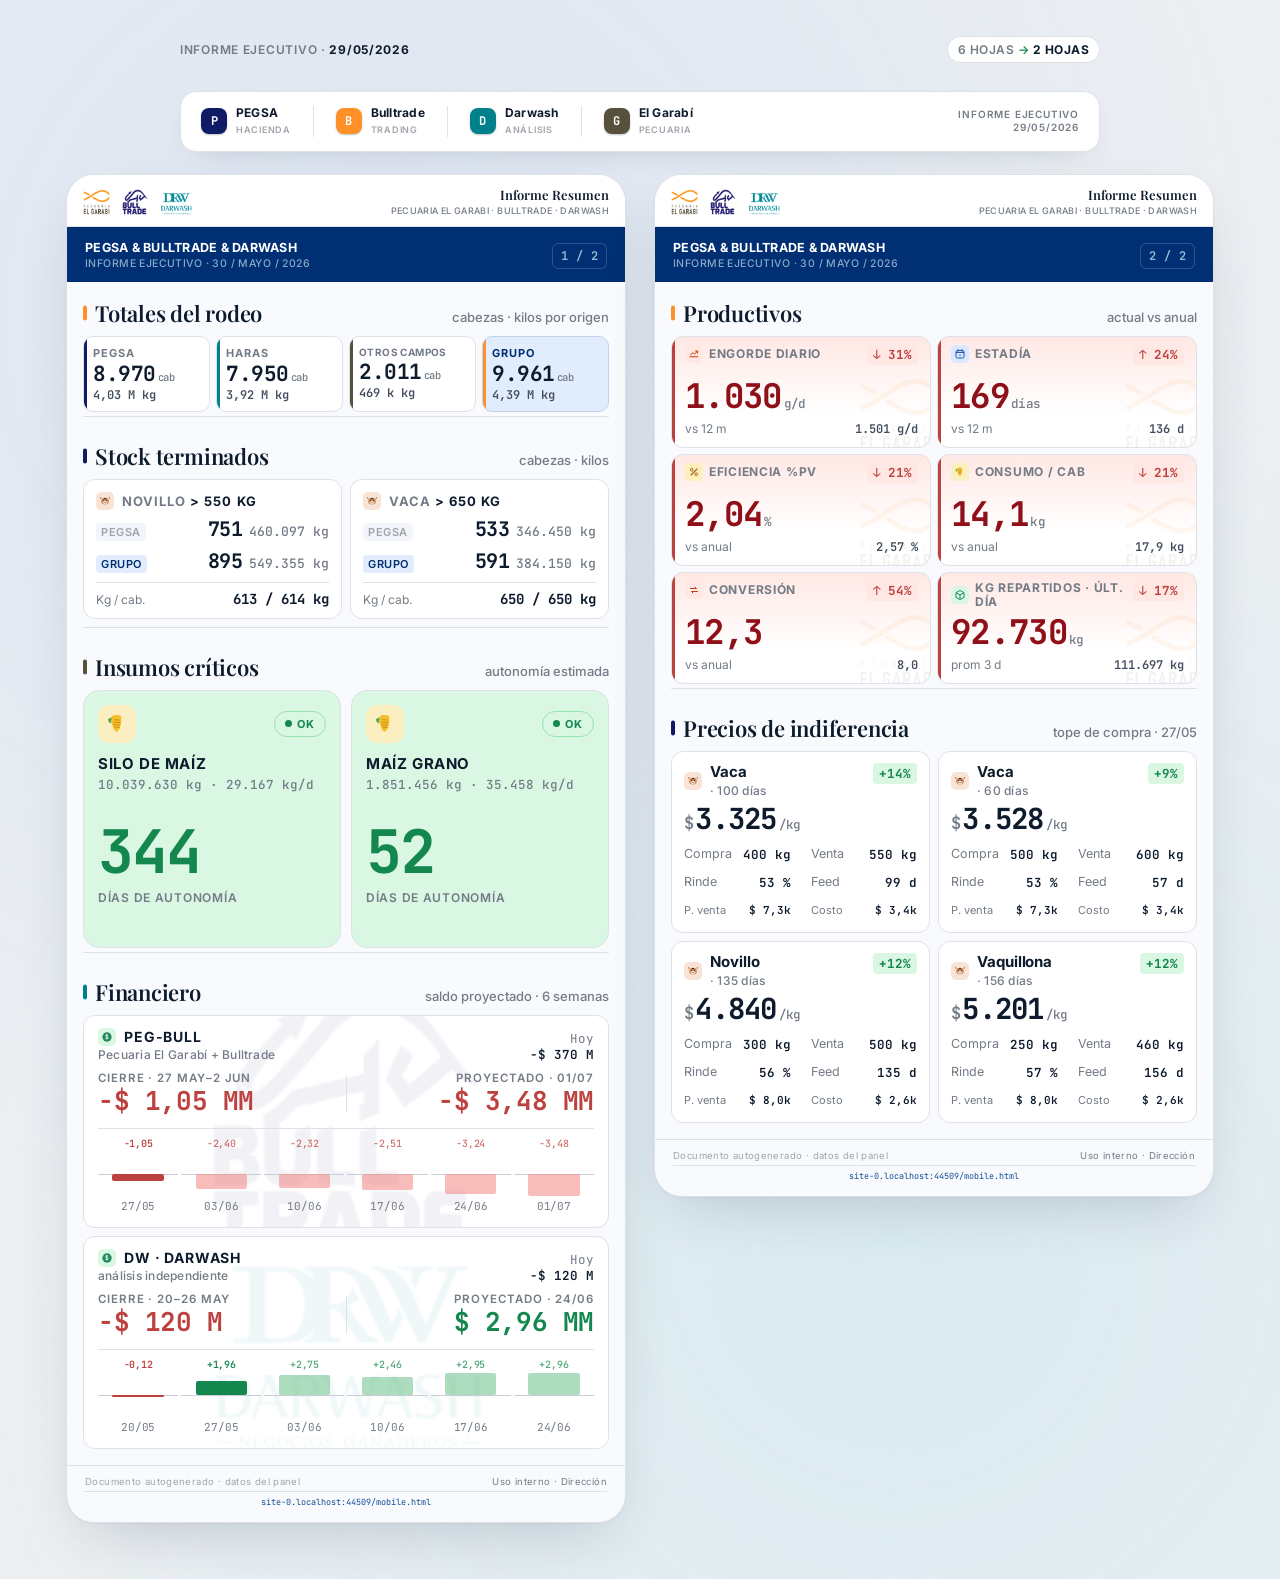
<file: informe-print.html>
<!doctype html>
<html lang="es">
<head>
<meta charset="utf-8" />
<meta name="viewport" content="width=device-width, initial-scale=1" />
<title>PEGSA & BULLTRADE · Informe Ejecutivo · 29/5/2026</title>
<link rel="preconnect" href="https://fonts.googleapis.com">
<link rel="preconnect" href="https://fonts.gstatic.com" crossorigin>
<link href="https://fonts.googleapis.com/css2?family=Playfair+Display:wght@500;600&family=Inter:wght@400;500;600;700&family=JetBrains+Mono:wght@400;500;600;700&display=swap" rel="stylesheet">
<style>
:root {
  --bg: #f8fafd;
  --surface: #ffffff;
  --surface-alt: #f2f5f9;
  --border: #dee2e7;
  --border-strong: #c9ced6;

  --ink: #0e1b2d;
  --ink-soft: #424e5e;
  --ink-mute: #737b86;
  --ink-faint: #a0a5ac;

  --primary: #104b92;
  --primary-deep: #002f73;
  --primary-soft: #e1ecfc;

  --pos: #14874e;
  --pos-soft: #daf7e3;
  --neg: #bd413f;
  --neg-soft: #ffe8e4;
  --warn: #da950b;
  --warn-soft: #ffefbc;

  --r: 12px;
  --r-lg: 16px;
}
* { box-sizing: border-box; }
html, body {
  margin: 0; padding: 0;
  font-family: 'Inter', -apple-system, BlinkMacSystemFont, sans-serif;
  background: #eceff2;
  color: var(--ink);
  -webkit-font-smoothing: antialiased;
}
.mono {
  font-family: 'JetBrains Mono', ui-monospace, monospace;
  font-variant-numeric: tabular-nums;
}

/* ===== STAGE — dos hojas lado a lado ===== */
.stage {
  min-height: 100vh;
  padding: 36px 24px 56px;
  background:
    radial-gradient(circle at 30% 20%, #dce5f2 0%, transparent 60%),
    radial-gradient(circle at 70% 80%, #daebf1 0%, transparent 60%),
    #eceff2;
}
.stage-head {
  max-width: 920px;
  margin: 0 auto 28px;
  display: flex;
  align-items: baseline;
  justify-content: space-between;
  gap: 16px;
  font-size: 12px;
  color: var(--ink-mute);
  letter-spacing: 0.06em;
  text-transform: uppercase;
  font-weight: 600;
}
.stage-head b { color: var(--ink); }
.stage-head .pill {
  background: var(--surface);
  border: 1px solid var(--border);
  padding: 5px 10px;
  border-radius: 999px;
  letter-spacing: 0.04em;
}
.stage-head .pill em {
  font-style: normal;
  color: var(--pos);
}
.sheets {
  display: grid;
  grid-template-columns: repeat(2, 560px);  /* v13.5: 528 → 560 (140mm) */
  gap: 28px;
  justify-content: center;
  align-items: start;
}

/* ===== SHEET ===== */
.sheet {
  width: 560px;  /* v13.5: 528 → 560 — page 140mm da más aire */
  background: var(--bg);
  border-radius: 28px;
  box-shadow:
    0 1px 2px #2534470d,
    0 24px 60px -20px #25344738;
  border: 1px solid var(--border);
  overflow: hidden;
}

/* ===== SHEET HEADER ===== */
.sh-head {
  background: var(--primary-deep);
  color: white;
  padding: 14px 18px 12px;
  display: flex;
  align-items: center;
  gap: 12px;
}
.sh-logo {
  width: 34px; height: 34px;
  border-radius: 9px;
  background: #ffffff24;
  border: 1px solid #ffffff2e;
  display: grid; place-items: center;
  font-weight: 700; font-size: 10px;
  letter-spacing: 0.08em;
  color: white;
}
.sh-title {
  flex: 1; line-height: 1.15;
}
.sh-title b {
  /* v13.9: 13 -> 12.5px — el titulo larguito "PEGSA & BULLTRADE & DARWASH"
     entra en una sola línea sin partirse al ancho de 140mm menos paginador. */
  font-size: 12.5px;
  font-weight: 700;
  letter-spacing: 0.02em;
  display: block;
}
.sh-title small {
  display: block;
  /* v13.9: 11 -> 10.5px — la fecha larga "30 / mayo / 2026" + uppercase
     "INFORME EJECUTIVO" ocupa más ancho que la versión "29/5/2026". */
  font-size: 10.5px;
  font-weight: 500;
  color: #b4d3e3bf;
  letter-spacing: 0.04em;
  text-transform: uppercase;
  margin-top: 2px;
}
.sh-page {
  font-family: 'JetBrains Mono', monospace;
  font-size: 12px;
  font-weight: 600;
  color: #b4d3e3d9;
  letter-spacing: 0.04em;
  border: 1px solid #ffffff2e;
  padding: 4px 8px;
  border-radius: 6px;
}

/* ===== SECTION ===== */
.sec {
  padding: 16px 16px 4px;
}
.sec-head {
  display: flex;
  align-items: baseline;
  justify-content: space-between;
  margin-bottom: 8px;
}
.sec-head h2 {
  margin: 0;
  position: relative;
  padding-left: 12px;
  font-family: 'Playfair Display', Georgia, serif;
  font-weight: 600;
  font-size: 22px;
  letter-spacing: -0.01em;
  color: var(--ink);
}
.sec-head h2::before {
  content: '';
  position: absolute;
  left: 0; top: 50%;
  transform: translateY(-50%);
  width: 4px; height: 15px;
  border-radius: 2px;
  background: var(--primary);
}
.sec.s-rodeo  .sec-head h2::before { background: var(--b-bull); }
.sec.s-stock   .sec-head h2::before { background: var(--b-pegsa); }
.sec.s-insumos .sec-head h2::before { background: var(--b-gb); }
.sec.s-fin     .sec-head h2::before { background: var(--b-dw); }
.sec.s-prod    .sec-head h2::before { background: var(--b-bull); }
.sec.s-prc     .sec-head h2::before { background: var(--b-pegsa); }
.sec-head small {
  font-size: 13px;
  color: var(--ink-mute);
  font-weight: 500;
}
.sec-rule {
  height: 1px;
  background: var(--border);
  margin: 0 16px 8px;
}

/* ===== STOCK CARD ===== */
.stock {
  display: grid;
  grid-template-columns: minmax(0, 1fr) minmax(0, 1fr);  /* v13.4: evita overflow con nowrap */
  gap: 8px;
  margin-bottom: 4px;
}
.stock-card {
  background: var(--surface);
  border: 1px solid var(--border);
  border-radius: var(--r);
  padding: 12px 12px 10px;
}
.stock-card .cat {
  font-size: 13px;
  font-weight: 700;
  letter-spacing: 0.08em;
  text-transform: uppercase;
  color: var(--ink-mute);
  white-space: nowrap;  /* v13.3: "NOVILLO > 550 KG" en una sola línea */
}
.stock-card .cat b {
  color: var(--ink);
}
.stock-row {
  display: grid;
  grid-template-columns: auto 1fr;
  align-items: baseline;
  gap: 6px;
  padding: 6px 0 0;
}
.stock-row .tag {
  font-size: 11px;
  font-weight: 600;
  letter-spacing: 0.05em;
  text-transform: uppercase;
  color: var(--ink-faint);
  padding: 2px 5px;
  border-radius: 4px;
  background: var(--surface-alt);
  white-space: nowrap;
}
.stock-row.grupo .tag {
  background: var(--primary-soft);
  color: var(--primary-deep);
}
.stock-row .nums {
  display: flex;
  justify-content: flex-end;
  align-items: baseline;
  gap: 6px;
  font-family: 'JetBrains Mono', monospace;
  font-variant-numeric: tabular-nums;
}
.stock-row .nums .cab {
  font-size: 20px;
  font-weight: 700;
  color: var(--ink);
  letter-spacing: -0.01em;
  white-space: nowrap;  /* v13.4 */
}
.stock-row .nums .kg {
  font-size: 13px;
  color: var(--ink-mute);
  font-weight: 500;
  white-space: nowrap;  /* v13.4: "460.097 kg" entero */
}
.stock-foot {
  margin-top: 8px;
  padding-top: 7px;
  border-top: 1px solid var(--border);
  display: flex;
  justify-content: space-between;
  align-items: baseline;
  font-size: 12px;
  color: var(--ink-mute);
}
.stock-foot b {
  font-family: 'JetBrains Mono', monospace;
  color: var(--ink);
  font-variant-numeric: tabular-nums;
  font-size: 14px;
}

/* ===== INSUMOS (tarjetas cuadradas) ===== */
.insumos {
  display: grid;
  grid-template-columns: minmax(0, 1fr) minmax(0, 1fr);  /* v13.4 */
  gap: 10px;
}
.insumo {
  /* v13.8: card con tinte verde muy suave (estado OK por defecto). Las
     variantes .insumo.warn / .insumo.bad sobreescriben con su propio bg
     más abajo si llegan a aplicarse — hoy ambos insumos están OK. */
  background: var(--pos-soft);
  border: 1px solid var(--border);
  border-radius: var(--r-lg);
  padding: 14px;
  aspect-ratio: 1 / 1;
  display: flex;
  flex-direction: column;
  align-items: flex-start;
  justify-content: space-between;  /* v13.5: distribuye top/name/days verticalmente */
  position: relative;
}
.insumo .top {
  display: flex;
  align-items: center;
  justify-content: space-between;
  width: 100%;
}
.insumo .ic {
  width: 38px; height: 38px;
  border-radius: 11px;
}
.insumo .ic svg { width: 24px; height: 24px; }
.insumo .name {
  font-size: 15px;  /* v13.6: 13 -> 15 */
  font-weight: 700;
  letter-spacing: 0.04em;
  text-transform: uppercase;
  color: var(--ink);
  line-height: 1.2;
  margin-top: 12px;
  white-space: nowrap;  /* v13.3: "SILO DE MAÍZ" en una sola línea */
}
.insumo .name small {
  display: block;
  font-size: 12.5px;  /* v13.6: 11 -> 12.5 */
  font-weight: 500;
  letter-spacing: 0;
  color: var(--ink-mute);
  margin-top: 4px;
  text-transform: none;
  font-family: 'JetBrains Mono', monospace;
  font-variant-numeric: tabular-nums;
}
.insumo .days {
  /* v13.6: centrado vertical */
  margin-top: auto;
  margin-bottom: auto;  /* v13.5: 14 → 12 — combina con justify-content space-between */
  font-family: 'JetBrains Mono', monospace;
  font-variant-numeric: tabular-nums;
  line-height: 0.95;
}
.insumo .days .big {
  /* v13.8: 52 -> 60px — KPI más prominente, aprovechando el card
     verdesita y el centrado vertical via margin-top/bottom auto. */
  font-size: 60px;
  font-weight: 700;
  letter-spacing: -0.03em;
  color: var(--ink);
  line-height: 1;       /* v13.4: ajuste tight */
  display: block;       /* v13.4: nueva línea — el .u no pisa el KPI */
  margin-bottom: 10px;  /* v13.8: 8 -> 10 - acompaña al KPI 60px con más aire */
}
.insumo .days .u {
  display: block;
  font-size: 12px;
  font-weight: 600;
  letter-spacing: 0.06em;
  text-transform: uppercase;
  color: var(--ink-mute);
  white-space: nowrap;  /* v13.3: "DÍAS DE AUTONOMÍA" en una sola línea */
  margin-top: 0;        /* v13.4: el margin-bottom del .big ya da el espacio */
  font-family: 'Inter', sans-serif;
}
.insumo.ok    .days .big { color: var(--pos); }
.insumo.warn  .days .big { color: #935200; }
.insumo .state {
  display: inline-flex;
  align-items: center;
  gap: 5px;
  padding: 5px 10px;
  border-radius: 99px;
  font-size: 11px;
  font-weight: 700;
  letter-spacing: 0.08em;
  border: 1px solid var(--border);
  white-space: nowrap;
}
.insumo .state .led { width: 7px; height: 7px; border-radius: 99px; }
.insumo.ok   .state { background: var(--pos-soft); border-color: #98e2b1; color: var(--pos); }
.insumo.ok   .state .led { background: var(--pos); }
.insumo.warn .state { background: var(--warn-soft); border-color: #f4c582; color: #834300; }
.insumo.warn .state .led { background: var(--warn); }

/* ===== FINANCIERO ===== */
.fin-group {
  background: var(--surface);
  border: 1px solid var(--border);
  border-radius: var(--r);
  padding: 12px 14px 14px;
  margin-bottom: 8px;
}
.fin-group + .fin-group { margin-bottom: 0; }
.fin-group .gh {
  display: flex;
  justify-content: space-between;
  align-items: baseline;
  margin-bottom: 8px;
}
.fin-group .gh .lbl {
  font-size: 14px;
  font-weight: 700;
  letter-spacing: 0.06em;
  text-transform: uppercase;
  color: var(--ink);
}
.fin-group .gh .lbl small {
  display: block;
  text-transform: none;
  letter-spacing: 0.02em;
  font-weight: 500;
  font-size: 12px;
  color: var(--ink-mute);
  margin-top: 1px;
}
.fin-group .gh .partida {
  font-family: 'JetBrains Mono', monospace;
  font-variant-numeric: tabular-nums;
  font-size: 12.5px;
  color: var(--ink-mute);
  text-align: right;
  line-height: 1.3;
}
.fin-group .gh .partida b { color: var(--ink); font-weight: 600; }

.fin-cells {
  display: grid;
  grid-template-columns: 1fr 1fr;
  gap: 0;
  position: relative;
}
.fin-cells::before {
  content: '';
  position: absolute;
  left: 50%; top: 4px; bottom: 4px;
  width: 1px;
  background: var(--border);
}
.fin-cell { padding: 0 8px; }
.fin-cell.left { padding-left: 0; }
.fin-cell.right { padding-right: 0; text-align: right; }
.fin-cell .l {
  font-size: 11.5px;
  font-weight: 600;
  letter-spacing: 0.08em;
  text-transform: uppercase;
  color: var(--ink-mute);
  margin-bottom: 2px;
}
.fin-cell .v {
  font-family: 'JetBrains Mono', monospace;
  font-variant-numeric: tabular-nums;
  font-size: 26px;
  font-weight: 700;
  letter-spacing: -0.015em;
  line-height: 1.1;
}
.fin-cell .v.pos { color: var(--pos); }
.fin-cell .v.neg { color: var(--neg); }
.fin-cell .m {
  font-size: 12px;
  color: var(--ink-faint);
  margin-top: 2px;
  font-family: 'JetBrains Mono', monospace;
  font-variant-numeric: tabular-nums;
}

/* mini bars */
.spark {
  margin-top: 12px;
  padding-top: 10px;
  border-top: 1px solid var(--border);
  display: grid;
  grid-template-columns: repeat(6, 1fr);
  gap: 3px;
}
.spark-c {
  display: flex;
  flex-direction: column;
  align-items: center;
  gap: 3px;
}
.spark-bar {
  position: relative;
  width: 100%;
  height: 44px;
}
.spark-bar .axis {
  position: absolute;
  left: 0; right: 0; top: 50%;
  height: 1px;
  background: var(--border-strong);
}
.spark-bar .b {
  position: absolute;
  left: 18%; right: 18%;
  border-radius: 2px;
  min-height: 2px;
}
.spark-bar .b.pos { background: var(--pos); }
.spark-bar .b.neg { background: var(--neg); }
.spark-c.proj .b.pos { background: #82cb9b; opacity: 0.65; }
.spark-c.proj .b.neg { background: #f28881; opacity: 0.55; }
.spark-c .v {
  font-family: 'JetBrains Mono', monospace;
  font-variant-numeric: tabular-nums;
  font-size: 10px;             /* v13.5: 11 → 10 para que entre "MM" */
  font-weight: 600;
  letter-spacing: -0.02em;
  line-height: 1;
  white-space: nowrap;         /* v13.5: "-1,05MM" entero */
}
.spark-c .v.pos { color: var(--pos); }
.spark-c .v.neg { color: var(--neg); }
.spark-c.proj .v { opacity: 0.75; font-weight: 500; }
.spark-c .lbl {
  font-family: 'JetBrains Mono', monospace;
  font-variant-numeric: tabular-nums;
  font-size: 11px;
  color: var(--ink-mute);
  letter-spacing: -0.01em;
}

/* ===== PRODUCTIVOS ===== */
.prod {
  display: grid;
  grid-template-columns: minmax(0, 1fr) minmax(0, 1fr);  /* v13.4 */
  gap: 6px;
}
.prod-card {
  background: var(--surface);
  border: 1px solid var(--border);
  border-radius: var(--r);
  padding: 8px 12px 10px 13px;  /* v13.7: 10/11 -> 8/10 mas compacto */
  position: relative;
  overflow: hidden;
  /* v13.7: display flex column + .val arriba pegado + .base margin-top auto.
     Layout vertical controlado: titulo arriba, KPI pegado al titulo,
     info inferior empujada al fondo de la card. */
  display: flex;
  flex-direction: column;
}
/* v13.3: accent left con pseudo-element (html2canvas no soporta
   box-shadow inset correctamente — antes pintaba el inset como un
   border completo de 3px envolviendo la card, tosco). */
.prod-card::before {
  content: '';
  position: absolute;
  left: 0; top: 0; bottom: 0;
  width: 3px;
  background: var(--ink-faint);
}
.prod-card.bad {
  background: linear-gradient(180deg, var(--neg-soft) 0%, var(--surface) 70%);
}
.prod-card.warn::before { background: var(--warn); }
.prod-card.bad::before  { background: var(--neg); }
.prod-card.good::before { background: var(--pos); }
/* v13.6: .ph nowrap + min-height 32px. El chip nunca se cae a 2da línea
   aunque el título sea largo (KG REPARTIDOS · ÚLT. DÍA). El min-height
   fija el alto del header → todos los KPIs quedan alineados al mismo Y. */
.prod-card .ph {
  display: flex;
  justify-content: space-between;
  align-items: flex-start;  /* v13.6: baseline → flex-start (label puede wrap) */
  gap: 8px;                  /* v13.6: 12 → 8 (más espacio útil para .lbl) */
  flex-wrap: nowrap;         /* v13.6: chip NUNCA se baja */
  min-height: 32px;          /* v13.6: alto fijo del header */
}
.prod-card .lbl {
  font-size: 12px;
  font-weight: 700;
  letter-spacing: 0.06em;
  text-transform: uppercase;
  color: var(--ink-mute);
  line-height: 1.2;
  /* v13.6: el label ocupa el ancho disponible y permite wrap en 2 líneas
     dentro de su slot. min-width: 0 deja que se contraiga si hace falta. */
  flex: 1 1 auto;
  min-width: 0;
}
.prod-card .pill {
  font-family: 'JetBrains Mono', monospace;
  font-variant-numeric: tabular-nums;
  font-size: 12.5px;
  font-weight: 700;
  padding: 1.5px 6px;
  border-radius: 4px;
  background: var(--surface-alt);
  color: var(--ink-mute);
  letter-spacing: -0.01em;
  /* v13.6: chip con tamaño según contenido, no se contrae, alineado
     al top del header — "↓ 31%" siempre entero y a la derecha del .lbl. */
  flex: 0 0 auto;
  white-space: nowrap;
  align-self: flex-start;
}
.prod-card.warn .pill { background: var(--warn-soft); color: #834300; }
.prod-card.bad  .pill { background: var(--neg-soft); color: var(--neg); }
.prod-card.good .pill { background: var(--pos-soft); color: var(--pos); }
.prod-card .val {
  font-family: 'JetBrains Mono', monospace;
  font-variant-numeric: tabular-nums;
  /* v13.8: 30 -> 34px — el KPI gana presencia ahora que .base no tiene línea. */
  font-size: 34px;
  font-weight: 700;
  color: var(--ink);
  letter-spacing: -0.02em;
  /* v13.6: margin-top FIJO 8px (no 4px) — siempre arranca a la misma Y
     desde el bottom del .ph (que tiene min-height fijo de 32px). */
  margin: 2px 0 0;
  line-height: 1;
}
.prod-card.bad .val { color: #90101a; }
.prod-card .val .u {
  font-size: 12.5px;
  font-weight: 500;
  color: var(--ink-mute);
  margin-left: 2px;
}
.prod-card .base {
  /* v13.7: margin-top auto empuja al FONDO de la card (clave: combinado
     con display flex column en .prod-card). padding-top 8 da aire visual
     entre el KPI grande y la fila "vs anual / ref".
     v13.8: sin border-top — el aire ya separa visualmente, la línea
     competía con el watermark de la card. */
  margin-top: auto;
  padding-top: 8px;
  display: flex;
  justify-content: space-between;
  font-size: 12px;
  color: var(--ink-mute);
}
.prod-card .base b {
  font-family: 'JetBrains Mono', monospace;
  font-variant-numeric: tabular-nums;
  color: var(--ink-soft);
  font-weight: 600;
}

/* ===== PRECIOS INDIFERENCIA ===== */
.prc {
  display: grid;
  grid-template-columns: minmax(0, 1fr) minmax(0, 1fr);  /* v13.4 */
  gap: 8px;
}
.prc-card {
  background: var(--surface);
  border: 1px solid var(--border);
  border-radius: var(--r);
  padding: 11px 12px 12px;
}
.prc-card .ph {
  display: flex;
  justify-content: space-between;
  align-items: flex-start;
  gap: 8px;
  margin-bottom: 6px;
}
.prc-card .cat {
  line-height: 1.15;
}
.prc-card .cat b {
  font-size: 15px;
  font-weight: 700;
  color: var(--ink);
  letter-spacing: -0.005em;
  display: block;
}
.prc-card .cat small {
  font-size: 12px;
  color: var(--ink-mute);
  font-weight: 500;
  letter-spacing: 0.02em;
}
.prc-card .mg {
  font-family: 'JetBrains Mono', monospace;
  font-variant-numeric: tabular-nums;
  font-size: 12.5px;
  font-weight: 700;
  padding: 2px 6px;
  border-radius: 4px;
  background: var(--pos-soft);
  color: var(--pos);
  white-space: nowrap;
}
.prc-card .price {
  font-family: 'JetBrains Mono', monospace;
  font-variant-numeric: tabular-nums;
  font-size: 29px;
  font-weight: 700;
  color: var(--ink);
  letter-spacing: -0.025em;
  line-height: 1.05;
  margin: 2px 0 8px;
}
.prc-card .price .cur {
  font-size: 17px;
  font-weight: 600;
  color: var(--ink-mute);
  margin-right: 2px;
}
.prc-card .price .u {
  font-size: 12.5px;
  font-weight: 500;
  color: var(--ink-mute);
  margin-left: 2px;
}
.prc-card .grid {
  display: grid;
  grid-template-columns: minmax(0, 1fr) minmax(0, 1fr);  /* v13.4 */
  gap: 5px 20px;       /* v13.5: 4/10 → 4/16 → 5/20 — aire para "P.venta $7,3k/kg" */
  font-size: 12.5px;
  color: var(--ink-mute);
}
/* v13.5: 3ra fila (P. venta / Costo) más chica + un poco de aire arriba. */
.prc-card .grid .it:nth-last-child(-n+2) {
  padding-top: 4px;
}
.prc-card .grid .it:nth-last-child(-n+2) b,
.prc-card .grid .it:nth-last-child(-n+2) span {
  font-size: 11px;
}
.prc-card .grid .it {
  display: flex;
  justify-content: space-between;
  gap: 4px;
  /* v13.8: sin líneas divisorias entre filas — el `gap: 5px 20px` del .grid
     ya separa visualmente Compra/Venta, Rinde/Feed, P.venta/Costo. */
  border-bottom: none;
  padding: 3px 0;
  min-width: 0;  /* v13.4: permite que el flex hijo se contraiga */
}
.prc-card .grid .it:nth-last-child(-n+2) { border-bottom: none; /* v13.8: redundante post-quitar borders */ }
/* v13.4: el valor y el label no se parten — '400 kg' / 'Feed 99 d' enteros. */
.prc-card .grid .it span,
.prc-card .grid .it b {
  white-space: nowrap;
}
.prc-card .grid .it b {
  font-family: 'JetBrains Mono', monospace;
  font-variant-numeric: tabular-nums;
  color: var(--ink);
  font-weight: 600;
}

/* ===== SHEET FOOTER ===== */
.sh-foot {
  /* v13.9: pasamos de 1 fila a 2 filas (la fila original + link al portal).
     El border-top del .sh-foot separa el footer del contenido; el border-top
     de .foot-link separa los dos rows del footer entre sí. */
  margin-top: 12px;
  padding: 10px 18px 14px;
  border-top: 1px solid var(--border);
  display: flex;
  flex-direction: column;
  gap: 4px;
  font-size: 9.5px;
  color: var(--ink-faint);
  letter-spacing: 0.04em;
}
.sh-foot .foot-row {
  display: flex;
  justify-content: space-between;
}
.sh-foot em {
  font-style: normal;
  color: var(--ink-mute);
}
.sh-foot .foot-link {
  text-align: center;
  padding-top: 4px;
  border-top: 1px solid #dee2e7;
}
.sh-foot .foot-link a {
  font-family: 'JetBrains Mono', monospace;
  font-size: 8.5px;
  color: #104b92;
  text-decoration: none;
  letter-spacing: 0;
}


/* v13.6: banda blanca arriba de cada sheet con 3 logos + titulo. */
.sh-cover {
  display: flex;
  align-items: center;
  justify-content: space-between;
  padding: 12px 16px 10px;
  background: #ffffff;
  border-bottom: 1px solid #dee2e7;
  gap: 10px;
}
.sh-cover .logos { display: flex; align-items: center; gap: 12px; }
.sh-cover .logos img { height: 26px; width: auto; display: block; }
.sh-cover .title {
  font-family: 'Playfair Display', serif;
  font-size: 13px; font-weight: 600; color: #0e1b2d;
  text-align: right; line-height: 1.25;
}
.sh-cover .title small {
  display: block; font-family: 'Inter', sans-serif;
  font-size: 9px; font-weight: 500; color: #737b86;
  letter-spacing: 0.04em; text-transform: uppercase; margin-top: 2px;
}

/* v13.6: watermarks de marca en cards Financiero + debajo de Productivos. */
/* v13.7: watermark Financiero ocupa TODA la card (centrado, 70% width). */
.fin-group { position: relative; overflow: hidden; }
.fin-group .wm {
  position: absolute;
  left: 0; top: 0; right: 0; bottom: 0;
  display: flex;
  align-items: center;
  justify-content: center;
  pointer-events: none;
  z-index: 0;
}
.fin-group .wm img {
  width: 70%;
  max-width: 280px;
  height: auto;
  display: block;
  opacity: 0.6;
}
.fin-group > *:not(.wm) { position: relative; z-index: 1; }

/* v13.7: watermark PEGSA dentro de CADA prod-card (esquina inf der). */
.prod-card .card-wm {
  position: absolute;
  right: -8px;
  bottom: -8px;
  width: 80px;
  height: 80px;
  pointer-events: none;
  z-index: 0;
}
.prod-card .card-wm img {
  width: 100%;
  height: 100%;
  object-fit: contain;
  opacity: 0.7;
  mix-blend-mode: multiply;
}
.prod-card > *:not(.card-wm) {
  position: relative;
  z-index: 1;
}

/* ===== PRINT ===== */
@media print {
  @page {
    size: 140mm 340mm;  /* v13.5: 132 → 140 */
    margin: 0;
  }
  html, body { background: white; }
  .stage {
    background: white;
    padding: 0;
    min-height: 0;
  }
  .stage-head { display: none; }
  .masthead { display: none; }
  .sheets {
    display: block;
  }
  .sheet {
    width: 140mm;  /* v13.5: 132 → 140 */
    border-radius: 0;
    box-shadow: none;
    border: none;
    page-break-after: always;
    break-after: page;
  }
  .sheet:last-child { page-break-after: auto; break-after: auto; }
}

/* ===== BRAND BADGES ===== */
:root {
  --b-pegsa: #0F1B64;
  --b-bull:  #FF9027;
  --b-dw:    #00808B;
  --b-gb:    #57503D;
}
.bmark {
  display: inline-flex;
  align-items: center;
  justify-content: center;
  width: 26px; height: 26px;
  border-radius: 8px;
  font-family: 'JetBrains Mono', monospace;
  font-weight: 700;
  font-size: 12px;
  color: #fff;
  flex: none;
  box-shadow: 0 1px 2px #09162840;
}
.bmark.pegsa { background: var(--b-pegsa); }
.bmark.bull  { background: var(--b-bull); }
.bmark.dw    { background: var(--b-dw); }
.bmark.gb    { background: var(--b-gb); }

/* masthead — screen only */
.masthead {
  max-width: 920px;
  margin: 0 auto 22px;
  background: var(--surface);
  border: 1px solid var(--border);
  border-radius: 16px;
  padding: 14px 20px;
  display: flex;
  align-items: center;
  gap: 22px;
  box-shadow: 0 10px 30px -18px #2534474d;
}
.masthead .mh-brand {
  display: flex;
  align-items: center;
  gap: 9px;
}
.masthead .mh-brand .nm {
  line-height: 1.1;
}
.masthead .mh-brand .nm b {
  display: block;
  font-size: 12px;
  font-weight: 700;
  letter-spacing: 0.02em;
  color: var(--ink);
}
.masthead .mh-brand .nm small {
  font-size: 9px;
  font-weight: 600;
  letter-spacing: 0.08em;
  text-transform: uppercase;
  color: var(--ink-faint);
}
.masthead .mh-sep {
  width: 1px;
  align-self: stretch;
  background: var(--border);
}
.masthead .mh-tag {
  margin-left: auto;
  font-size: 10px;
  font-weight: 600;
  letter-spacing: 0.08em;
  text-transform: uppercase;
  color: var(--ink-mute);
  text-align: right;
  line-height: 1.3;
}

/* brand cluster inside sheet header */
.sh-brands {
  display: flex;
  align-items: center;
  flex: none;
}
.sh-brands .bmark {
  width: 24px; height: 24px;
  font-size: 11px;
  border: 1.5px solid var(--primary-deep);
  margin-left: -7px;
  border-radius: 7px;
}
.sh-brands .bmark:first-child { margin-left: 0; }

/* ===== TOTALES DEL RODEO (strip superior) ===== */
.rodeo {
  display: grid;
  grid-template-columns: repeat(4, 1fr);
  gap: 6px;
}
.rodeo-card {
  background: var(--surface);
  border: 1px solid var(--border);
  border-radius: 10px;
  padding: 9px 9px 8px;
  position: relative;
  overflow: hidden;
}
.rodeo-card::before {
  content: '';
  position: absolute;
  left: 0; top: 0; bottom: 0;
  width: 3px;
}
.rodeo-card.pegsa::before { background: var(--b-pegsa); }
.rodeo-card.haras::before { background: var(--b-dw); }
.rodeo-card.otros::before { background: var(--b-gb); }
/* v13.9: "OTROS CAMPOS" (2 palabras) necesita más letra que cabe — bajamos
   1px y apretamos letter-spacing para que entre en una línea. */
.rodeo-card.otros .o { font-size: 10px; letter-spacing: 0.04em; }
.rodeo-card.grupo { background: var(--primary-soft); border-color: #c0d3ec; }
.rodeo-card.grupo::before { background: var(--b-bull); }
.rodeo-card .o {
  font-size: 11px;
  font-weight: 700;
  letter-spacing: 0.08em;
  text-transform: uppercase;
  color: var(--ink-mute);
}
.rodeo-card.grupo .o { color: var(--primary-deep); }
.rodeo-card .c {
  font-family: 'JetBrains Mono', monospace;
  font-variant-numeric: tabular-nums;
  font-size: 21px;
  font-weight: 700;
  letter-spacing: -0.02em;
  color: var(--ink);
  line-height: 1.15;
  margin-top: 2px;
}
.rodeo-card .c span {
  font-size: 10.5px;
  font-weight: 500;
  color: var(--ink-mute);
  margin-left: 2px;
}
.rodeo-card .k {
  font-family: 'JetBrains Mono', monospace;
  font-variant-numeric: tabular-nums;
  font-size: 12px;
  font-weight: 600;
  color: var(--ink-soft);
  margin-top: 1px;
}

/* ===== ICON CHIPS ===== */
.ic {
  display: inline-flex;
  align-items: center;
  justify-content: center;
  width: 22px; height: 22px;
  border-radius: 6px;
  flex: none;
  vertical-align: middle;
}
.ic svg { width: 15px; height: 15px; display: block; }
.ic.sm { width: 18px; height: 18px; border-radius: 5px; }
.ic.sm svg { width: 12px; height: 12px; }
.ic.corn { background: #fbefc2; }
.ic.peso { background: var(--pos-soft); }
.ic.cow  { background: #f9e3d7; }
.ic.gain { background: var(--neg-soft); }
.ic.days { background: #d9e9ff; }
.ic.pct  { background: var(--warn-soft); }
.ic.feed { background: #fbefc2; }
.ic.conv { background: var(--neg-soft); }
.ic.box  { background: var(--pos-soft); }

/* icon + text layout helpers */
.stock-card .cat,
.prc-card .cat-wrap {
  display: flex;
  align-items: center;
  gap: 8px;
}
.prc-card .cat-wrap { gap: 8px; margin-bottom: 0; }
.fin-group .gh .lbl-wrap {
  display: flex;
  align-items: center;
  gap: 8px;
}
.prod-card .lbl-wrap {
  display: flex;
  align-items: center;
  gap: 6px;
}

/* ===== RESPONSIVE — apilar en mobile ===== */
@media (max-width: 900px) {
  .stage { padding: 20px 12px 40px; }
  .sheets { grid-template-columns: 1fr; }
  .sheet { width: 100%; max-width: 560px; margin: 0 auto; }  /* v13.5: 528 → 560 */
}
</style>
</head>
<body>

<svg width="0" height="0" style="position:absolute" aria-hidden="true">
  <defs>
    <!-- CORN / MAÍZ -->
    <symbol id="ic-corn" viewBox="0 0 24 24">
      <path d="M8.5 5.2C6.6 6.6 6 9 6.3 11.6 4.6 11 3 9.4 2.8 7.3 4.7 6 6.8 5.3 8.5 5.2Z" fill="#5BA845"/>
      <path d="M15.5 3.8c1.7 1.3 1 8.2-1 12.6-.85 1.9-1.95 3.3-3 3.3s-2.15-1.4-3-3.3c-2-4.4-2.7-11.3-1-12.6 1.35-1.05 6.65-1.05 8 0Z" fill="#F4BE2C"/>
      <g stroke="#D2920F" stroke-width="1" stroke-linecap="round">
        <path d="M9.4 7.6l5.2.5M9.1 10.1l5.8.5M9.1 12.6l5.7.5M9.5 15.1l4.9.4"/>
      </g>
    </symbol>
    <!-- PESO -->
    <symbol id="ic-peso" viewBox="0 0 24 24">
      <circle cx="12" cy="12" r="9.3" fill="#1F8A5B"/>
      <text x="12" y="16.4" text-anchor="middle" font-family="'JetBrains Mono',monospace" font-size="12.5" font-weight="700" fill="#fff">$</text>
    </symbol>
    <!-- COW / VACA -->
    <symbol id="ic-cow" viewBox="0 0 24 24">
      <path d="M4.5 5.5C3.2 4.2 1.8 4 1.8 4c.2 2.1 1.1 3.7 2.4 4.4" fill="#9A6A45"/>
      <path d="M19.5 5.5C20.8 4.2 22.2 4 22.2 4c-.2 2.1-1.1 3.7-2.4 4.4" fill="#9A6A45"/>
      <ellipse cx="12" cy="12.3" rx="7.6" ry="6.6" fill="#C98A5E"/>
      <path d="M9.5 6.6c1.4-.7 3.6-.7 5 0-.3 1.4-2 2-2.5 2s-2.2-.6-2.5-2Z" fill="#3A2A20"/>
      <ellipse cx="12" cy="15" rx="4.6" ry="3.6" fill="#F2D6C2"/>
      <circle cx="9.1" cy="10.7" r="1.15" fill="#3A2A20"/>
      <circle cx="14.9" cy="10.7" r="1.15" fill="#3A2A20"/>
      <circle cx="10.2" cy="15" r=".85" fill="#7A5240"/>
      <circle cx="13.8" cy="15" r=".85" fill="#7A5240"/>
    </symbol>
    <!-- GAIN / engorde -->
    <symbol id="ic-gain" viewBox="0 0 24 24">
      <path d="M4 17.5h16" stroke="#C2410C" stroke-width="2" stroke-linecap="round"/>
      <path d="M5 14l4.5-5 3.5 3.5L19 6" fill="none" stroke="#C2410C" stroke-width="2" stroke-linecap="round" stroke-linejoin="round"/>
      <path d="M15 6h4v4" fill="none" stroke="#C2410C" stroke-width="2" stroke-linecap="round" stroke-linejoin="round"/>
    </symbol>
    <!-- DAYS / estadía -->
    <symbol id="ic-days" viewBox="0 0 24 24">
      <rect x="4" y="5" width="16" height="15" rx="2.5" fill="none" stroke="#3457A8" stroke-width="2"/>
      <path d="M4 9h16M8 3v4M16 3v4" stroke="#3457A8" stroke-width="2" stroke-linecap="round"/>
      <circle cx="12" cy="14.5" r="1.6" fill="#3457A8"/>
    </symbol>
    <!-- PERCENT / eficiencia -->
    <symbol id="ic-pct" viewBox="0 0 24 24">
      <path d="M6 18L18 6" stroke="#A16207" stroke-width="2.2" stroke-linecap="round"/>
      <circle cx="7.5" cy="7.5" r="2.6" fill="none" stroke="#A16207" stroke-width="2"/>
      <circle cx="16.5" cy="16.5" r="2.6" fill="none" stroke="#A16207" stroke-width="2"/>
    </symbol>
    <!-- CONVERT / conversión -->
    <symbol id="ic-conv" viewBox="0 0 24 24">
      <path d="M5 9h12l-3-3M19 15H7l3 3" fill="none" stroke="#C2410C" stroke-width="2" stroke-linecap="round" stroke-linejoin="round"/>
    </symbol>
    <!-- BOX / kg repartidos -->
    <symbol id="ic-box" viewBox="0 0 24 24">
      <path d="M12 3l8 4.2v9.6L12 21l-8-4.2V7.2L12 3Z" fill="none" stroke="#1F8A5B" stroke-width="2" stroke-linejoin="round"/>
      <path d="M4 7.4l8 4.2 8-4.2M12 11.6V21" fill="none" stroke="#1F8A5B" stroke-width="2" stroke-linejoin="round"/>
    </symbol>
  </defs>
</svg>

<div class="stage">

  <div class="stage-head">
    <div>
      Informe ejecutivo · <b>29/05/2026</b>
    </div>
    <div class="pill">
      6 hojas <em>→</em> <b>2 hojas</b>
    </div>
  </div>

  <div class="masthead">
    <div class="mh-brand">
      <span class="bmark pegsa">P</span>
      <div class="nm"><b>PEGSA</b><small>Hacienda</small></div>
    </div>
    <div class="mh-sep"></div>
    <div class="mh-brand">
      <span class="bmark bull">B</span>
      <div class="nm"><b>Bulltrade</b><small>Trading</small></div>
    </div>
    <div class="mh-sep"></div>
    <div class="mh-brand">
      <span class="bmark dw">D</span>
      <div class="nm"><b>Darwash</b><small>Análisis</small></div>
    </div>
    <div class="mh-sep"></div>
    <div class="mh-brand">
      <span class="bmark gb">G</span>
      <div class="nm"><b>El Garabí</b><small>Pecuaria</small></div>
    </div>
    <div class="mh-tag">Informe ejecutivo<br>29/05/2026</div>
  </div>

  <div class="sheets">

    <!-- ============================= -->
    <!-- HOJA 1 — STOCK · INSUMOS · FIN -->
    <!-- ============================= -->
    <section class="sheet">

      <div class="sh-cover">
        <div class="logos">
          <img src="[data-uri]" alt="Pecuaria El Garabi">
          <img src="[data-uri]" alt="Bulltrade">
          <img src="[data-uri]" alt="Darwash">
        </div>
        <div class="title">
          Informe Resumen
          <small>Pecuaria El Garabi &middot; Bulltrade &middot; Darwash</small>
        </div>
      </div>

      <header class="sh-head">
        <div class="sh-title">
          <b>PEGSA &amp; BULLTRADE &amp; DARWASH</b>
          <small>Informe ejecutivo · 30 / mayo / 2026</small>
        </div>
        <div class="sh-page mono">1 / 2</div>
      </header>

      <!-- TOTALES DEL RODEO -->
      <div class="sec s-rodeo">
        <div class="sec-head">
          <h2>Totales del rodeo</h2>
          <small>cabezas · kilos por origen</small>
        </div>
        <div class="rodeo">
          <div class="rodeo-card pegsa">
            <div class="o">PEGSA</div>
            <div class="c">8.970<span>cab</span></div>
            <div class="k">4,03 M kg</div>
          </div>
          <div class="rodeo-card haras">
            <div class="o">Haras</div>
            <div class="c">7.950<span>cab</span></div>
            <div class="k">3,92 M kg</div>
          </div>
          <div class="rodeo-card otros">
            <div class="o">Otros campos</div>
            <div class="c">2.011<span>cab</span></div>
            <div class="k">469 k kg</div>
          </div>
          <div class="rodeo-card grupo">
            <div class="o">Grupo</div>
            <div class="c">9.961<span>cab</span></div>
            <div class="k">4,39 M kg</div>
          </div>
        </div>
      </div>

      <div class="sec-rule"></div>

      <!-- STOCK TERMINADOS -->
      <div class="sec s-stock">
        <div class="sec-head">
          <h2>Stock terminados</h2>
          <small>cabezas · kilos</small>
        </div>

        <div class="stock">
          <div class="stock-card">
            <div class="cat"><span class="ic cow sm"><svg><use href="#ic-cow"/></svg></span><span>Novillo <b>&gt; 550 kg</b></span></div>
            <div class="stock-row">
              <span class="tag">PEGSA</span>
              <span class="nums">
                <span class="cab">751</span>
                <span class="kg">460.097 kg</span>
              </span>
            </div>
            <div class="stock-row grupo">
              <span class="tag">GRUPO</span>
              <span class="nums">
                <span class="cab">895</span>
                <span class="kg">549.355 kg</span>
              </span>
            </div>
            <div class="stock-foot">
              <span>Kg / cab.</span>
              <b>613 / 614 kg</b>
            </div>
          </div>

          <div class="stock-card">
            <div class="cat"><span class="ic cow sm"><svg><use href="#ic-cow"/></svg></span><span>Vaca <b>&gt; 650 kg</b></span></div>
            <div class="stock-row">
              <span class="tag">PEGSA</span>
              <span class="nums">
                <span class="cab">533</span>
                <span class="kg">346.450 kg</span>
              </span>
            </div>
            <div class="stock-row grupo">
              <span class="tag">GRUPO</span>
              <span class="nums">
                <span class="cab">591</span>
                <span class="kg">384.150 kg</span>
              </span>
            </div>
            <div class="stock-foot">
              <span>Kg / cab.</span>
              <b>650 / 650 kg</b>
            </div>
          </div>
        </div>
      </div>

      <div class="sec-rule"></div>

      <!-- INSUMOS CRÍTICOS -->
      <div class="sec s-insumos">
        <div class="sec-head">
          <h2>Insumos críticos</h2>
          <small>autonomía estimada</small>
        </div>

        <div class="insumos">
          <div class="insumo ok">
            <div class="top">
              <span class="ic corn"><svg><use href="#ic-corn"/></svg></span>
              <span class="state"><span class="led"></span>OK</span>
            </div>
            <div class="name">Silo de maíz
              <small>10.039.630 kg · 29.167 kg/d</small>
            </div>
            <div class="days">
              <span class="big">344</span>
              <span class="u">días de autonomía</span>
            </div>
          </div>

          <div class="insumo ok">
            <div class="top">
              <span class="ic corn"><svg><use href="#ic-corn"/></svg></span>
              <span class="state"><span class="led"></span>OK</span>
            </div>
            <div class="name">Maíz grano
              <small>1.851.456 kg · 35.458 kg/d</small>
            </div>
            <div class="days">
              <span class="big">52</span>
              <span class="u">días de autonomía</span>
            </div>
          </div>
        </div>
      </div>

      <div class="sec-rule"></div>

      <!-- FINANCIERO -->
      <div class="sec s-fin">
        <div class="sec-head">
          <h2>Financiero</h2>
          <small>saldo proyectado · 6 semanas</small>
        </div>

        <!-- PEG-BULL -->
        <div class="fin-group">
          <div class="gh">
            <div class="lbl">
              <span class="lbl-wrap"><span class="ic peso sm"><svg><use href="#ic-peso"/></svg></span>PEG-BULL</span>
              <small>Pecuaria El Garabí + Bulltrade</small>
            </div>
            <div class="partida mono">
              Hoy<br><b>-$ 370 M</b>
            </div>
          </div>

          <div class="fin-cells">
            <div class="fin-cell left">
              <div class="l">Cierre · 27 may–2 jun</div>
              <div class="v neg mono">-$ 1,05 MM</div>
            </div>
            <div class="fin-cell right">
              <div class="l">Proyectado · 01/07</div>
              <div class="v neg mono">-$ 3,48 MM</div>
            </div>
          </div>

          <div class="spark">
            <div class="spark-c">
              <div class="v neg">-1,05</div>
              <div class="spark-bar"><div class="axis"></div><div class="b neg" style="top:50%; height:15%;"></div></div>
              <div class="lbl">27/05</div>
            </div>
            <div class="spark-c proj">
              <div class="v neg">-2,40</div>
              <div class="spark-bar"><div class="axis"></div><div class="b neg" style="top:50%; height:34%;"></div></div>
              <div class="lbl">03/06</div>
            </div>
            <div class="spark-c proj">
              <div class="v neg">-2,32</div>
              <div class="spark-bar"><div class="axis"></div><div class="b neg" style="top:50%; height:33%;"></div></div>
              <div class="lbl">10/06</div>
            </div>
            <div class="spark-c proj">
              <div class="v neg">-2,51</div>
              <div class="spark-bar"><div class="axis"></div><div class="b neg" style="top:50%; height:36%;"></div></div>
              <div class="lbl">17/06</div>
            </div>
            <div class="spark-c proj">
              <div class="v neg">-3,24</div>
              <div class="spark-bar"><div class="axis"></div><div class="b neg" style="top:50%; height:46%;"></div></div>
              <div class="lbl">24/06</div>
            </div>
            <div class="spark-c proj">
              <div class="v neg">-3,48</div>
              <div class="spark-bar"><div class="axis"></div><div class="b neg" style="top:50%; height:50%;"></div></div>
              <div class="lbl">01/07</div>
            </div>
          </div>
          <div class="wm"><img src="[data-uri]" alt=""></div>
        </div>

        <!-- DW -->
        <div class="fin-group">
          <div class="gh">
            <div class="lbl">
              <span class="lbl-wrap"><span class="ic peso sm"><svg><use href="#ic-peso"/></svg></span>DW · Darwash</span>
              <small>análisis independiente</small>
            </div>
            <div class="partida mono">
              Hoy<br><b>-$ 120 M</b>
            </div>
          </div>

          <div class="fin-cells">
            <div class="fin-cell left">
              <div class="l">Cierre · 20–26 may</div>
              <div class="v neg mono">-$ 120 M</div>
            </div>
            <div class="fin-cell right">
              <div class="l">Proyectado · 24/06</div>
              <div class="v pos mono">$ 2,96 MM</div>
            </div>
          </div>

          <div class="spark">
            <div class="spark-c">
              <div class="v neg">-0,12</div>
              <div class="spark-bar"><div class="axis"></div><div class="b neg" style="top:50%; height:2%;"></div></div>
              <div class="lbl">20/05</div>
            </div>
            <div class="spark-c">
              <div class="v pos">+1,96</div>
              <div class="spark-bar"><div class="axis"></div><div class="b pos" style="bottom:50%; height:33%;"></div></div>
              <div class="lbl">27/05</div>
            </div>
            <div class="spark-c proj">
              <div class="v pos">+2,75</div>
              <div class="spark-bar"><div class="axis"></div><div class="b pos" style="bottom:50%; height:46%;"></div></div>
              <div class="lbl">03/06</div>
            </div>
            <div class="spark-c proj">
              <div class="v pos">+2,46</div>
              <div class="spark-bar"><div class="axis"></div><div class="b pos" style="bottom:50%; height:42%;"></div></div>
              <div class="lbl">10/06</div>
            </div>
            <div class="spark-c proj">
              <div class="v pos">+2,95</div>
              <div class="spark-bar"><div class="axis"></div><div class="b pos" style="bottom:50%; height:50%;"></div></div>
              <div class="lbl">17/06</div>
            </div>
            <div class="spark-c proj">
              <div class="v pos">+2,96</div>
              <div class="spark-bar"><div class="axis"></div><div class="b pos" style="bottom:50%; height:50%;"></div></div>
              <div class="lbl">24/06</div>
            </div>
          </div>
          <div class="wm"><img src="[data-uri]" alt=""></div>
        </div>
      </div>

      <footer class="sh-foot">
        <div class="foot-row">
          <span>Documento autogenerado · datos del panel</span>
          <em>Uso interno · Dirección</em>
        </div>
        <div class="foot-link">
          <a class="portal-link" href="https://pecuariabulltrade.github.io/pegsa-portal/mobile.html"
             target="_blank" rel="noopener">pecuariabulltrade.github.io/pegsa-portal/mobile.html</a>
        </div>
      </footer>
    </section>


    <!-- ============================= -->
    <!-- HOJA 2 — PRODUCTIVOS · PRECIOS -->
    <!-- ============================= -->
    <section class="sheet">

      <div class="sh-cover">
        <div class="logos">
          <img src="[data-uri]" alt="Pecuaria El Garabi">
          <img src="[data-uri]" alt="Bulltrade">
          <img src="[data-uri]" alt="Darwash">
        </div>
        <div class="title">
          Informe Resumen
          <small>Pecuaria El Garabi &middot; Bulltrade &middot; Darwash</small>
        </div>
      </div>

      <header class="sh-head">
        <div class="sh-title">
          <b>PEGSA &amp; BULLTRADE &amp; DARWASH</b>
          <small>Informe ejecutivo · 30 / mayo / 2026</small>
        </div>
        <div class="sh-page mono">2 / 2</div>
      </header>

      <!-- PRODUCTIVOS -->
      <div class="sec s-prod">
        <div class="sec-head">
          <h2>Productivos</h2>
          <small>actual vs anual</small>
        </div>

        <div class="prod">
          <div class="prod-card bad">
            <div class="ph">
              <span class="lbl-wrap"><span class="ic gain sm"><svg><use href="#ic-gain"/></svg></span><span class="lbl">Engorde diario</span></span>
              <span class="pill">↓ 31%</span>
            </div>
            <div class="val">1.030<span class="u">g/d</span></div>
            <div class="base"><span>vs 12 m</span><b>1.501 g/d</b></div>
          <div class="card-wm"><img src="[data-uri]" alt=""></div>
          </div>

          <div class="prod-card bad">
            <div class="ph">
              <span class="lbl-wrap"><span class="ic days sm"><svg><use href="#ic-days"/></svg></span><span class="lbl">Estadía</span></span>
              <span class="pill">↑ 24%</span>
            </div>
            <div class="val">169<span class="u">días</span></div>
            <div class="base"><span>vs 12 m</span><b>136 d</b></div>
          <div class="card-wm"><img src="[data-uri]" alt=""></div>
          </div>

          <div class="prod-card bad">
            <div class="ph">
              <span class="lbl-wrap"><span class="ic pct sm"><svg><use href="#ic-pct"/></svg></span><span class="lbl">Eficiencia %PV</span></span>
              <span class="pill">↓ 21%</span>
            </div>
            <div class="val">2,04<span class="u">%</span></div>
            <div class="base"><span>vs anual</span><b>2,57 %</b></div>
          <div class="card-wm"><img src="[data-uri]" alt=""></div>
          </div>

          <div class="prod-card bad">
            <div class="ph">
              <span class="lbl-wrap"><span class="ic feed sm"><svg><use href="#ic-corn"/></svg></span><span class="lbl">Consumo / cab</span></span>
              <span class="pill">↓ 21%</span>
            </div>
            <div class="val">14,1<span class="u">kg</span></div>
            <div class="base"><span>vs anual</span><b>17,9 kg</b></div>
          <div class="card-wm"><img src="[data-uri]" alt=""></div>
          </div>

          <div class="prod-card bad">
            <div class="ph">
              <span class="lbl-wrap"><span class="ic conv sm"><svg><use href="#ic-conv"/></svg></span><span class="lbl">Conversión</span></span>
              <span class="pill">↑ 54%</span>
            </div>
            <div class="val">12,3</div>
            <div class="base"><span>vs anual</span><b>8,0</b></div>
          <div class="card-wm"><img src="[data-uri]" alt=""></div>
          </div>

          <div class="prod-card bad">
            <div class="ph">
              <span class="lbl-wrap"><span class="ic box sm"><svg><use href="#ic-box"/></svg></span><span class="lbl">Kg repartidos · últ. día</span></span>
              <span class="pill">↓ 17%</span>
            </div>
            <div class="val">92.730<span class="u">kg</span></div>
            <div class="base"><span>prom 3 d</span><b>111.697 kg</b></div>
          <div class="card-wm"><img src="[data-uri]" alt=""></div>
          </div>
        </div>
      </div>

      <div class="sec-rule"></div>

      <!-- PRECIOS INDIFERENCIA -->
      <div class="sec s-prc">
        <div class="sec-head">
          <h2>Precios de indiferencia</h2>
          <small>tope de compra · 27/05</small>
        </div>

        <div class="prc">
          <div class="prc-card">
            <div class="ph">
              <div class="cat-wrap"><span class="ic cow sm"><svg><use href="#ic-cow"/></svg></span><div class="cat"><b>Vaca</b><small>· 100 días</small></div></div>
              <span class="mg">+14%</span>
            </div>
            <div class="price"><span class="cur">$</span>3.325<span class="u">/kg</span></div>
            <div class="grid">
              <div class="it"><span>Compra</span><b>400 kg</b></div>
              <div class="it"><span>Venta</span><b>550 kg</b></div>
              <div class="it"><span>Rinde</span><b>53 %</b></div>
              <div class="it"><span>Feed</span><b>99 d</b></div>
              <div class="it"><span>P. venta</span><b>$ 7,3k</b></div>
              <div class="it"><span>Costo</span><b>$ 3,4k</b></div>
            </div>
          </div>

          <div class="prc-card">
            <div class="ph">
              <div class="cat-wrap"><span class="ic cow sm"><svg><use href="#ic-cow"/></svg></span><div class="cat"><b>Vaca</b><small>· 60 días</small></div></div>
              <span class="mg">+9%</span>
            </div>
            <div class="price"><span class="cur">$</span>3.528<span class="u">/kg</span></div>
            <div class="grid">
              <div class="it"><span>Compra</span><b>500 kg</b></div>
              <div class="it"><span>Venta</span><b>600 kg</b></div>
              <div class="it"><span>Rinde</span><b>53 %</b></div>
              <div class="it"><span>Feed</span><b>57 d</b></div>
              <div class="it"><span>P. venta</span><b>$ 7,3k</b></div>
              <div class="it"><span>Costo</span><b>$ 3,4k</b></div>
            </div>
          </div>

          <div class="prc-card">
            <div class="ph">
              <div class="cat-wrap"><span class="ic cow sm"><svg><use href="#ic-cow"/></svg></span><div class="cat"><b>Novillo</b><small>· 135 días</small></div></div>
              <span class="mg">+12%</span>
            </div>
            <div class="price"><span class="cur">$</span>4.840<span class="u">/kg</span></div>
            <div class="grid">
              <div class="it"><span>Compra</span><b>300 kg</b></div>
              <div class="it"><span>Venta</span><b>500 kg</b></div>
              <div class="it"><span>Rinde</span><b>56 %</b></div>
              <div class="it"><span>Feed</span><b>135 d</b></div>
              <div class="it"><span>P. venta</span><b>$ 8,0k</b></div>
              <div class="it"><span>Costo</span><b>$ 2,6k</b></div>
            </div>
          </div>

          <div class="prc-card">
            <div class="ph">
              <div class="cat-wrap"><span class="ic cow sm"><svg><use href="#ic-cow"/></svg></span><div class="cat"><b>Vaquillona</b><small>· 156 días</small></div></div>
              <span class="mg">+12%</span>
            </div>
            <div class="price"><span class="cur">$</span>5.201<span class="u">/kg</span></div>
            <div class="grid">
              <div class="it"><span>Compra</span><b>250 kg</b></div>
              <div class="it"><span>Venta</span><b>460 kg</b></div>
              <div class="it"><span>Rinde</span><b>57 %</b></div>
              <div class="it"><span>Feed</span><b>156 d</b></div>
              <div class="it"><span>P. venta</span><b>$ 8,0k</b></div>
              <div class="it"><span>Costo</span><b>$ 2,6k</b></div>
            </div>
          </div>
        </div>
      </div>

      <footer class="sh-foot">
        <div class="foot-row">
          <span>Documento autogenerado · datos del panel</span>
          <em>Uso interno · Dirección</em>
        </div>
        <div class="foot-link">
          <a class="portal-link" href="https://pecuariabulltrade.github.io/pegsa-portal/mobile.html"
             target="_blank" rel="noopener">pecuariabulltrade.github.io/pegsa-portal/mobile.html</a>
        </div>
      </footer>
    </section>

  </div>
</div>

<!-- v15.103: el enlace al portal sale de la direccion desde la que se abrio el
     informe (GitHub Pages o Cloudflare). Abierto como archivo local queda el de
     GitHub escrito en el HTML. -->
<script>
(function portalLink() {
  try {
    if (!/^https?:$/.test(location.protocol)) return;
    var u = new URL('mobile.html', location.href);
    var txt = u.host + u.pathname;
    document.querySelectorAll('a.portal-link').forEach(function (a) {
      a.href = u.href; a.textContent = txt;
    });
  } catch (e) {}
})();
</script>
<!-- v13.0: inyección de datos reales antes del auto-print.
     El payload viene de sessionStorage (puesto por mobile.jsx
     handleSharePdf). Si no hay payload, los valores demo del HTML
     quedan visibles (modo preview directo). -->
<script>
(function injectRealData() {
  var raw;
  try { raw = sessionStorage.getItem('pegsa_pdf_payload'); } catch (e) {}
  if (!raw) {
    console.info('[informe] sin payload — render con valores demo');
    try { document.body.setAttribute('data-data-injected', '1'); } catch (e) {}
    return;
  }
  var D;
  try { D = JSON.parse(raw); } catch (e) { console.error('[informe] payload corrupto', e); return; }

  var pad = function (n) { return n < 10 ? '0' + n : '' + n; };
  var fmtInt = function (n) {
    if (n == null || isNaN(n)) return '—';
    return Math.round(n).toLocaleString('es-AR');
  };
  // v13.8: siempre número entero con separador es-AR — los totales del
  // rodeo se leen mejor como '4.032.000 kg' que como '4,03 M kg'.
  var fmtKgCompact = function (n) {
    if (n == null) return '—';
    return Math.round(n).toLocaleString('es-AR') + ' kg';
  };
  var fmtKgFull = function (n) { return n != null ? fmtInt(n) + ' kg' : '—'; };
  var fmtMoneyMM = function (n) {
    if (n == null) return '—';
    var a = Math.abs(n);
    var sign = n < 0 ? '-' : '';
    if (a >= 1e9) return sign + '$ ' + (a / 1e9).toFixed(2).replace('.', ',') + ' MM';
    if (a >= 1e6) return sign + '$ ' + Math.round(a / 1e6) + ' M';
    if (a >= 1e3) return sign + '$ ' + Math.round(a / 1e3) + ' k';
    return sign + '$ ' + Math.round(a);
  };
  var fmtSparkV = function (n) {
    if (n == null) return '';
    var a = Math.abs(n);
    var sign = n < 0 ? '-' : '+';
    // v13.5: sufijo MM/M/k para que el spark muestre "-1,05MM" en vez de "-1,05".
    // v13.8: 3 decimales en MM y M — "+1,962MM" / "-3,485M" entran con
    // legibilidad fina (el slot ya soporta el ancho desde v13.5 con 140mm).
    if (a >= 1e9) return sign + (a / 1e9).toFixed(3).replace('.', ',') + 'MM';
    if (a >= 1e6) return sign + (a / 1e6).toFixed(3).replace('.', ',') + 'M';
    if (a >= 1e3) return sign + Math.round(a / 1e3) + 'k';
    return sign + Math.round(a);
  };

  // ===== HEADER fecha ambas hojas =====
  try {
    var now = new Date();
    var dd = pad(now.getDate()), mm = pad(now.getMonth() + 1), yy = now.getFullYear();
    // v13.9: fecha larga "30 / mayo / 2026" (en lugar de "30/5/2026").
    // Más legible en el header navy y combina con el texto largo
    // "PEGSA & BULLTRADE & DARWASH". El uppercase del CSS de
    // .sh-title small lo deja como "30 / MAYO / 2026".
    var MESES = ['enero','febrero','marzo','abril','mayo','junio',
                 'julio','agosto','septiembre','octubre','noviembre','diciembre'];
    var fechaLarga = parseInt(dd, 10) + ' / ' + MESES[now.getMonth()] + ' / ' + yy;
    document.querySelectorAll('.sh-title small').forEach(function (el) {
      el.textContent = 'Informe ejecutivo · ' + fechaLarga;
    });
  } catch (e) {}

  // ===== 1. Totales del rodeo (4 cards) =====
  if (Array.isArray(D.STOCK_TOTALES)) {
    var rodeoMap = { pegsa: 0, haras: 1, otros: 2, grupo: 3 };
    Object.keys(rodeoMap).forEach(function (cls) {
      var src = D.STOCK_TOTALES[rodeoMap[cls]];
      if (!src) return;
      var card = document.querySelector('.rodeo-card.' + cls);
      if (!card) return;
      var c = card.querySelector('.c');
      if (c && c.firstChild) c.firstChild.nodeValue = fmtInt(src.cabezas);
      var k = card.querySelector('.k');
      if (k) k.textContent = fmtKgCompact(src.kg);
    });
  }

  // ===== 2. Stock terminados (Novillo / Vaca) =====
  if (Array.isArray(D.STOCK_TERMINADOS)) {
    var stockCards = document.querySelectorAll('.s-stock .stock-card');
    D.STOCK_TERMINADOS.slice(0, 2).forEach(function (cat, idx) {
      var card = stockCards[idx];
      if (!card) return;
      var rows = card.querySelectorAll('.stock-row');
      [['pegsa', rows[0]], ['grupo', rows[1]]].forEach(function (pair) {
        var src = cat[pair[0]], row = pair[1];
        if (!src || !row) return;
        var cabEl = row.querySelector('.cab'),
            kgEl  = row.querySelector('.kg');
        if (cabEl) cabEl.textContent = fmtInt(src.cabezas);
        if (kgEl)  kgEl.textContent  = fmtKgFull(src.kg);
      });
      var foot = card.querySelector('.stock-foot b');
      var kpc = function (s) { return (s && s.cabezas && s.kg) ? Math.round(s.kg / s.cabezas) : '—'; };
      if (foot) foot.textContent = kpc(cat.pegsa) + ' / ' + kpc(cat.grupo) + ' kg';
    });
  }

  // ===== 3. Insumos críticos (Silo / Maíz) =====
  if (Array.isArray(D.INSUMOS)) {
    var insumoCards = document.querySelectorAll('.s-insumos .insumo');
    D.INSUMOS.slice(0, 2).forEach(function (ins, idx) {
      var card = insumoCards[idx];
      if (!card) return;
      var nameEl  = card.querySelector('.name');
      var smallEl = card.querySelector('.name small');
      var bigEl   = card.querySelector('.days .big');
      var stateEl = card.querySelector('.state');
      if (nameEl && nameEl.firstChild && nameEl.firstChild.nodeType === 3) {
        nameEl.firstChild.nodeValue = (ins.title || ins.id || '') + ' ';
      }
      if (smallEl) {
        var stock = ins.stockKg != null ? fmtInt(ins.stockKg) + ' kg' : '—';
        var cons  = ins.consumoKgDia != null ? fmtInt(ins.consumoKgDia) + ' kg/d' : '—';
        smallEl.textContent = stock + ' · ' + cons;
      }
      if (bigEl) bigEl.textContent = ins.diasRaw != null ? Math.round(ins.diasRaw) : '—';
      if (stateEl && ins.state) {
        var stateMap = { ok: 'ok', warn: 'warn', bad: 'bad' };
        var newState = stateMap[ins.state] || 'ok';
        card.classList.remove('ok','warn','bad');
        card.classList.add(newState);
        var stateLabel = ins.stateLabel ||
          (newState === 'ok' ? 'OK' : newState === 'warn' ? 'Atención' : 'Crítico');
        var lastNode = stateEl.lastChild;
        if (lastNode && lastNode.nodeType === 3) lastNode.nodeValue = stateLabel;
      }
    });
  }

  // ===== 4. Financiero (PEG-BULL + DW) =====
  function renderFin(g, fs) {
    if (!fs || !g) return;
    var partida = g.querySelector('.partida b');
    if (partida && fs.acumulado) partida.textContent = fmtMoneyMM(fs.acumulado.value);
    var cells = g.querySelectorAll('.fin-cell');
    if (cells[0] && fs.cerrada) {
      var lblL = cells[0].querySelector('.l'),
          valL = cells[0].querySelector('.v');
      if (lblL) lblL.textContent = 'Cierre · ' + (fs.cerrada.range || '—');
      if (valL) {
        valL.textContent = fmtMoneyMM(fs.cerrada.value);
        valL.classList.remove('pos','neg');
        valL.classList.add((fs.cerrada.value >= 0) ? 'pos' : 'neg');
      }
    }
    if (cells[1] && fs.proxima) {
      var lblR = cells[1].querySelector('.l'),
          valR = cells[1].querySelector('.v');
      var rng = (fs.proxima.range || '').replace(/^Cierre semana\s*/, '');
      if (lblR) lblR.textContent = 'Proyectado · ' + (rng || '—');
      if (valR) {
        valR.textContent = fmtMoneyMM(fs.proxima.value);
        valR.classList.remove('pos','neg');
        valR.classList.add((fs.proxima.value >= 0) ? 'pos' : 'neg');
      }
    }
    var sparkCells = g.querySelectorAll('.spark .spark-c');
    var bars = fs.bars || [];
    var maxAbs = bars.reduce(function (m, b) { return Math.max(m, Math.abs(b.v || 0)); }, 1);
    bars.slice(0, 6).forEach(function (b, i) {
      var cell = sparkCells[i];
      if (!cell) return;
      var v = b.v || 0;
      var valEl = cell.querySelector('.v'),
          bar   = cell.querySelector('.spark-bar .b'),
          lblEl = cell.querySelector('.lbl');
      if (valEl) {
        valEl.textContent = fmtSparkV(v);
        valEl.classList.remove('pos','neg');
        valEl.classList.add(v >= 0 ? 'pos' : 'neg');
      }
      if (bar) {
        var pct = Math.round(Math.abs(v) / maxAbs * 50);
        bar.style.height = pct + '%';
        bar.style.top = ''; bar.style.bottom = '';
        bar.classList.remove('pos','neg');
        if (v >= 0) { bar.classList.add('pos'); bar.style.bottom = '50%'; }
        else        { bar.classList.add('neg'); bar.style.top = '50%'; }
      }
      if (lblEl) lblEl.textContent = b.label || '';
      cell.classList.remove('proj');
      if (b.kind === 'proj' || b.kind === 'future') cell.classList.add('proj');
    });
  }
  var finGroups = document.querySelectorAll('.s-fin .fin-group');
  if (finGroups[0]) renderFin(finGroups[0], D.FLUJO_SEMANAL);
  if (finGroups[1]) {
    if (D.FLUJO_SEMANAL_DW) renderFin(finGroups[1], D.FLUJO_SEMANAL_DW);
    else finGroups[1].style.display = 'none';
  }

  // ===== 5. Productivos (6 cards) =====
  if (Array.isArray(D.PRODUCTIVOS)) {
    var prodCards = document.querySelectorAll('.s-prod .prod-card');
    // v13.8: parser es-AR — "1.501" → 1501 (punto = miles), "1,5" → 1.5
    // (coma = decimal). mobile-data.js entrega los kpi en formato es-AR
    // via toLocaleString, así que parseFloat directo se equivoca para
    // valores >= 1000 (interpreta el punto como decimal).
    var parseEsNum = function (s) {
      if (s == null) return null;
      s = String(s).replace(/[^\d,.\-]/g, '');
      if (s === '' || s === '-') return null;
      if (s.indexOf(',') !== -1) s = s.replace(/\./g, '').replace(',', '.');
      else                       s = s.replace(/\./g, '');
      var n = parseFloat(s);
      return isNaN(n) ? null : n;
    };
    D.PRODUCTIVOS.slice(0, 6).forEach(function (p, idx) {
      var card = prodCards[idx];
      if (!card) return;
      var intent = 'good';
      if (p.tone === 'bad' || p.cardTone === 'bad') intent = 'bad';
      else if (p.severity === 'moderado') intent = (p.tone === 'good') ? 'good' : 'warn';
      else if (p.tone === 'good') intent = 'good';
      else intent = 'warn';
      card.classList.remove('good','warn','bad');
      card.classList.add(intent);
      // v13.8: engorde diario en kg/d (no g/d). El KPI llega como
      // "1.501" (1501 g/día); pasamos a "1,501" kg/d. El subVal llega
      // como "1.439 g/día" y lo convertimos igual para que la fila
      // "vs anual" sea coherente.
      if (p.id === 'engordeDiario') {
        var kgValor = parseEsNum(p.kpi);
        if (kgValor != null && kgValor > 100) {
          p.kpi = (kgValor / 1000).toFixed(3).replace('.', ',');
        }
        p.unit = 'kg/d';
        if (p.subVal) {
          var subNum = parseEsNum(p.subVal);
          if (subNum != null && subNum > 100) {
            p.subVal = (subNum / 1000).toFixed(3).replace('.', ',') + ' kg/día';
          }
        }
      }
      var lblEl = card.querySelector('.ph .lbl');
      if (lblEl) lblEl.textContent = p.title || p.id || '';
      var pill = card.querySelector('.ph .pill');
      if (pill) {
        var arrow = (p.delta == null) ? '·' : (p.delta > 0 ? '↑' : '↓');
        var pctOnly = (p.deltaFmt || '').replace(/^[+\-−]/, '');
        pill.textContent = arrow + ' ' + (pctOnly || '—');
      }
      var valEl = card.querySelector('.val');
      if (valEl) {
        var unitEl = valEl.querySelector('.u');
        if (valEl.firstChild && valEl.firstChild.nodeType === 3) {
          valEl.firstChild.nodeValue = p.kpi || '—';
        }
        if (unitEl) {
          // v13.1: normalización de unidades para que entren en la chip:
          //   "g/día" → "g/d", "kg/cab" → "kg" (el "/ cab" ya está en el título)
          var u = p.unit || '';
          u = u.replace(/g\/día/i, 'g/d').replace(/kg\/cab/i, 'kg');
          unitEl.textContent = u;
        }
      }
      var base = card.querySelector('.base');
      if (base) {
        var subOverride = {
          engordeDiario: 'vs 12 m', estadia: 'vs 12 m', kgRepartidos: 'prom 3 d'
        };
        var subLbl = subOverride[p.id] || (p.subLabel || 'vs anual');
        var spanEl = base.querySelector('span'),
            bEl    = base.querySelector('b');
        if (spanEl) spanEl.textContent = subLbl;
        if (bEl)    bEl.textContent    = p.subVal || '—';
      }
    });
  }

  // ===== 6. Precios de indiferencia (4 cards) =====
  if (Array.isArray(D.PRECIOS_INFERENCIA)) {
    var prcCards = document.querySelectorAll('.s-prc .prc-card');
    D.PRECIOS_INFERENCIA.slice(0, 4).forEach(function (p, idx) {
      var card = prcCards[idx];
      if (!card) return;
      var catB = card.querySelector('.cat b'),
          catS = card.querySelector('.cat small');
      if (catB) catB.textContent = p.nombreBase || p.nombre || '';
      if (catS) {
        var subTxt = p.nombreSub ||
          (p.diasFeed != null ? '· ' + Math.round(p.diasFeed) + ' días' : '');
        catS.textContent = subTxt;
      }
      var mg = card.querySelector('.ph .mg');
      if (mg) mg.textContent = p.margenPctFmt || '—';
      var priceEl = card.querySelector('.price');
      if (priceEl) {
        var nodes = Array.prototype.slice.call(priceEl.childNodes);
        for (var i = 0; i < nodes.length; i++) {
          if (nodes[i].nodeType === 3 && nodes[i].nodeValue.trim()) {
            nodes[i].nodeValue = p.precioCompNum ||
              (p.precioCompFmt || '—').replace(/^\$\s*/, '');
            break;
          }
        }
      }
      var items = card.querySelectorAll('.grid .it');
      // v13.8: Feed con "días" completo (no "57 d"). Precio venta y
      // costo en entero con separador es-AR (no compactado k/MM) — el
      // ancho de la fila de la 3ra fila ya soporta 5 dígitos legibles.
      var diasFeedLargo = (p.diasFeed != null)
        ? Math.round(p.diasFeed) + ' días'
        : '—';
      // v13.9: prefijo '$ ' al entero para que la 3ra fila se lea
      // "P. venta  $ 8.000" / "Costo  $ 2.556" sin que el label
      // hardcoded del HTML deba indicarlo.
      var precioVentaEntero = (p.precioVenta != null)
        ? '$ ' + Math.round(p.precioVenta).toLocaleString('es-AR')
        : '—';
      var costoKgEntero = (p.costoKgProd != null)
        ? '$ ' + Math.round(p.costoKgProd).toLocaleString('es-AR')
        : '—';
      var vals = [
        p.kgCompraFmt, p.kgVentaFmt, p.rindeFmt,
        diasFeedLargo, precioVentaEntero, costoKgEntero
      ];
      items.forEach(function (it, j) {
        var b = it.querySelector('b');
        if (b && vals[j] != null) b.textContent = vals[j];
      });
    });
  }
  try {
    var meta = D.PRECIOS_INFERENCIA_META || {};
    var prcCap = document.querySelector('.s-prc .sec-head small');
    if (prcCap && meta.fechaLabel) prcCap.textContent = 'tope de compra · ' + meta.fechaLabel;
  } catch (e) {}

    // v13.6: html2canvas no resuelve <use href="#ic-X"> de SVG sprites.
  // Materializamos cada <use> con el contenido del <symbol> antes
  // del rendering para que los iconos se capturen.
  (function expandIconUses() {
    try {
      var symbols = {};
      document.querySelectorAll('symbol[id^="ic-"]').forEach(function (s) {
        symbols[s.id] = { inner: s.innerHTML, viewBox: s.getAttribute('viewBox') || '0 0 24 24' };
      });
      document.querySelectorAll('use').forEach(function (u) {
        var href = u.getAttribute('href') || u.getAttributeNS('http://www.w3.org/1999/xlink', 'href');
        if (!href || !href.startsWith('#ic-')) return;
        var sym = symbols[href.slice(1)];
        if (!sym) return;
        var svgParent = u.closest('svg');
        if (!svgParent) return;
        if (!svgParent.getAttribute('viewBox')) svgParent.setAttribute('viewBox', sym.viewBox);
        svgParent.innerHTML = sym.inner;
      });
    } catch (e) { console.error('expandIconUses', e); }
  })();

  console.info('[informe] payload aplicado');
  try { document.body.setAttribute('data-data-injected', '1'); } catch (e) {}
})();
</script>

<script>
  // v13.1: modo dual — auto-print en navegación directa, modo embed
  // (skip print + flag data-print-ready) cuando se carga dentro del
  // iframe oculto de mobile.jsx para captura con html2canvas.
  (async () => {
    try { await document.fonts.ready; } catch (e) {}
    await new Promise(r => setTimeout(r, 500));
    var params = new URLSearchParams(location.search);
    if (params.get('embed') === '1') {
      document.body.setAttribute('data-print-ready', '1');
      return;
    }
    window.print();
  })();
</script>
</body>
</html>
</file>
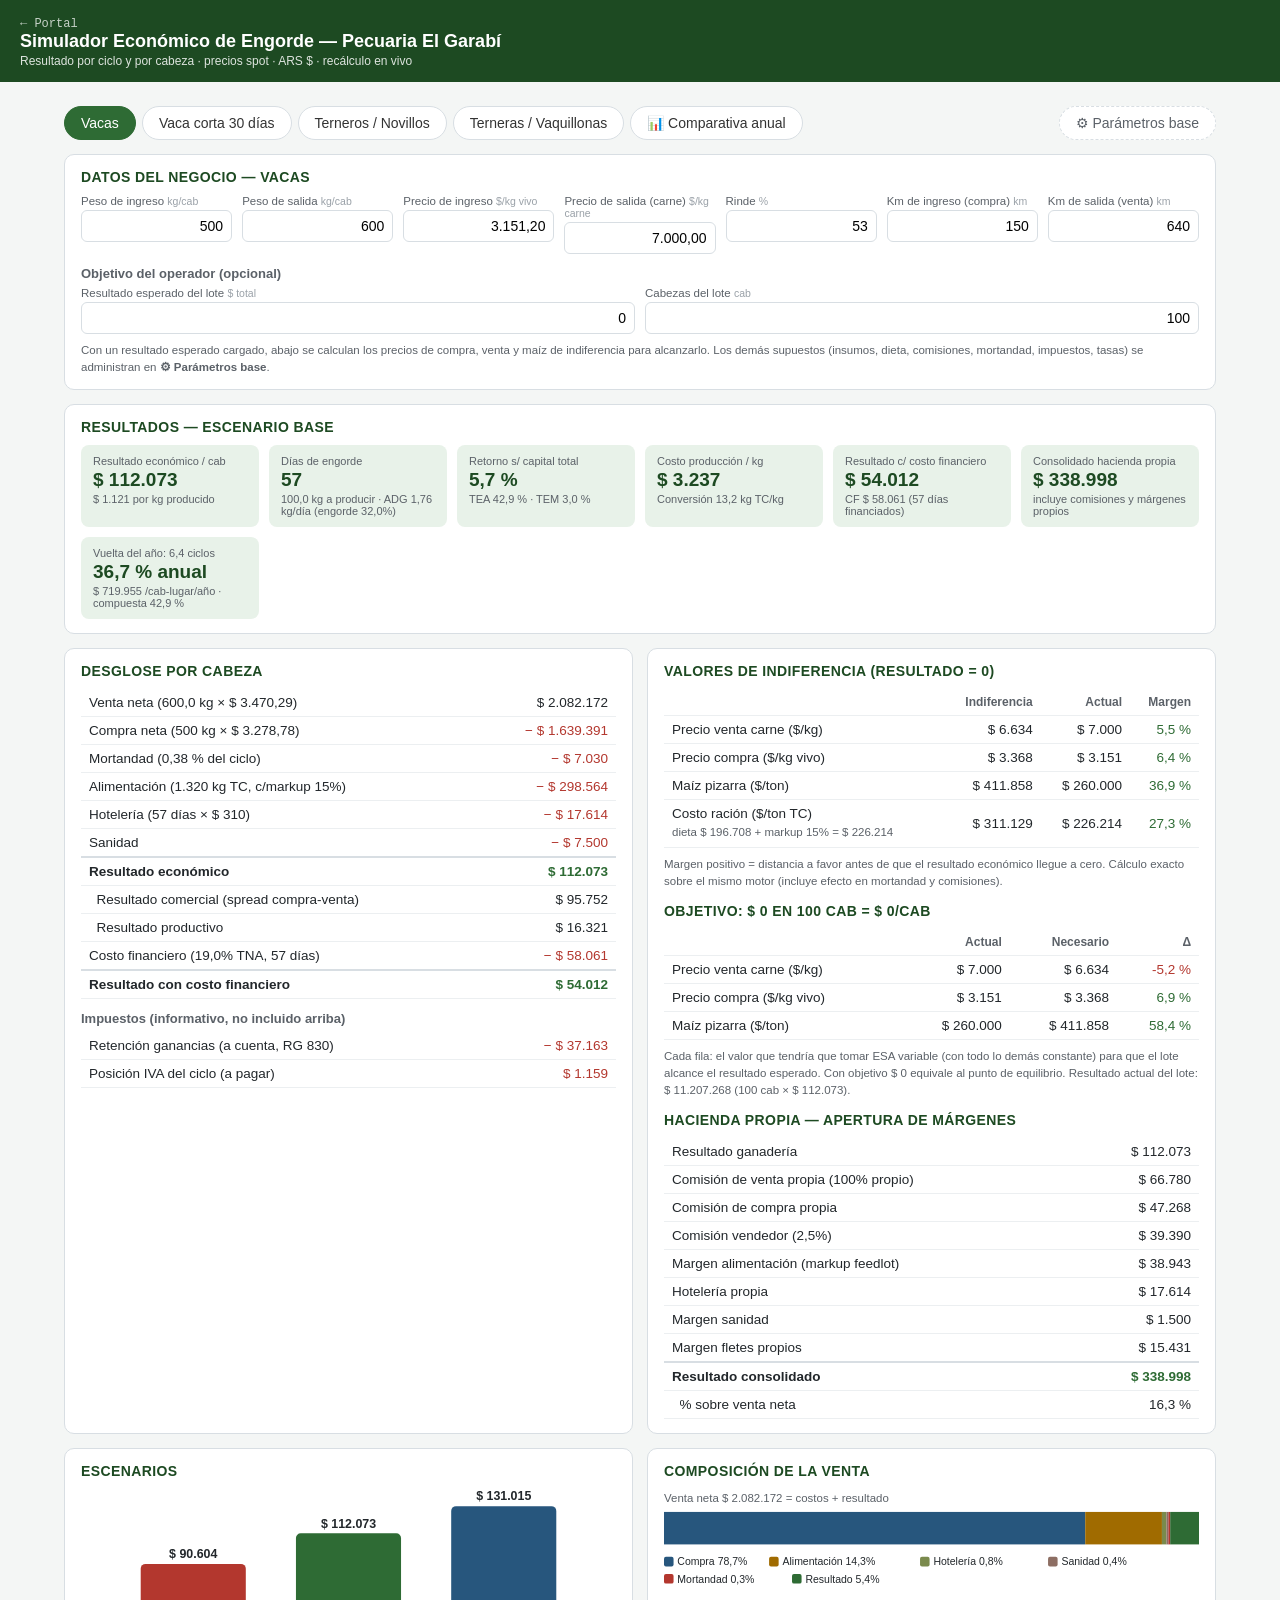
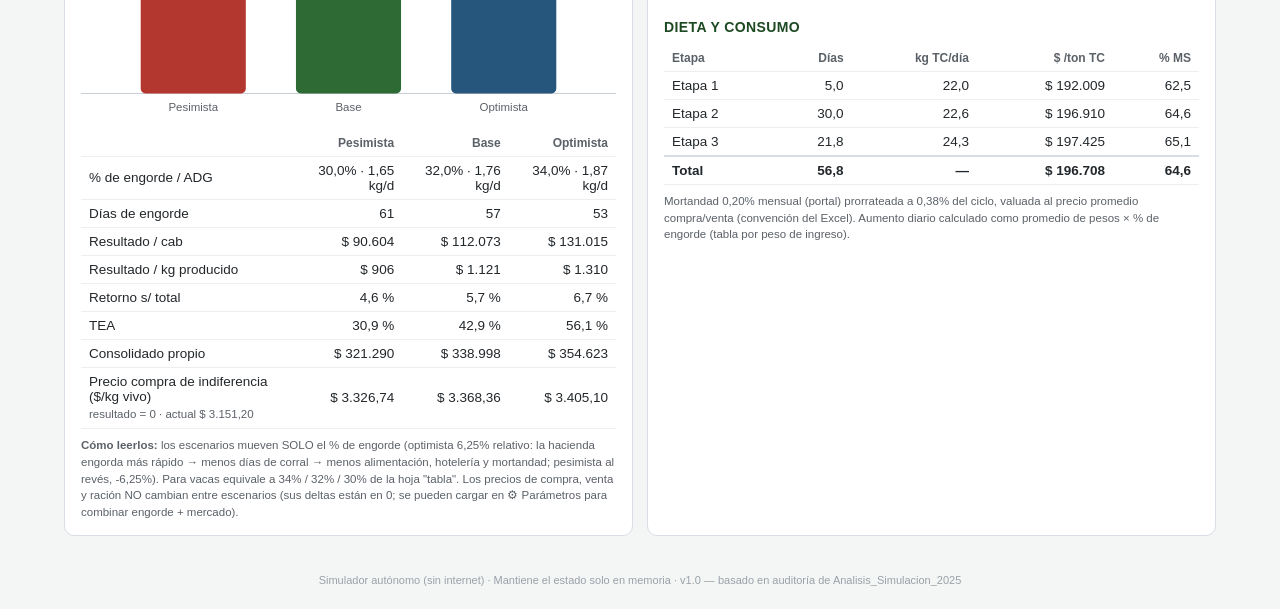
<file: simulador.html>
<!DOCTYPE html>
<html lang="es-AR">
<head>
<meta charset="UTF-8">
<meta name="viewport" content="width=device-width, initial-scale=1">
<title>Simulador de Engorde — Pecuaria El Garabí</title>
<style>
  :root{
    --verde:#2e6b34; --verde-osc:#1d4a22; --verde-claro:#e8f2e9;
    --gris:#5b6168; --borde:#d8dee3; --fondo:#f4f6f5; --rojo:#b3372e; --ambar:#a06b00;
    --azul:#27567d; --tarjeta:#ffffff;
  }
  *{box-sizing:border-box; margin:0; padding:0;}
  body{font-family:-apple-system,"Segoe UI",Roboto,Arial,sans-serif; background:var(--fondo); color:#22272b; font-size:14px;}
  header{background:var(--verde-osc); color:#fff; padding:14px 20px;}
  header h1{font-size:18px; font-weight:600;}
  header .sub{font-size:12px; opacity:.85; margin-top:2px;}
  .wrap{max-width:1180px; margin:0 auto; padding:14px;}
  /* tabs */
  .tabs{display:flex; flex-wrap:wrap; gap:6px; margin:10px 0 14px;}
  .tabs button{border:1px solid var(--borde); background:#fff; padding:8px 16px; border-radius:20px; cursor:pointer; font-size:14px; color:#333;}
  .tabs button.activa{background:var(--verde); color:#fff; border-color:var(--verde);}
  .tabs button.admin{margin-left:auto; border-style:dashed; color:var(--gris);}
  .tabs button.admin.activa{background:var(--azul); color:#fff; border-color:var(--azul);}
  /* cards y grillas */
  .card{background:var(--tarjeta); border:1px solid var(--borde); border-radius:10px; padding:14px 16px; margin-bottom:14px;}
  .card h2{font-size:14px; color:var(--verde-osc); margin-bottom:10px; text-transform:uppercase; letter-spacing:.4px;}
  .card h3{font-size:13px; color:var(--gris); margin:12px 0 6px;}
  .grid{display:grid; gap:10px;}
  .g-inputs{grid-template-columns:repeat(auto-fit,minmax(150px,1fr));}
  .g-kpi{grid-template-columns:repeat(auto-fit,minmax(165px,1fr));}
  .campo label{display:block; font-size:11.5px; color:var(--gris); margin-bottom:3px;}
  .campo input{width:100%; padding:7px 8px; border:1px solid var(--borde); border-radius:6px; font-size:14px; text-align:right;}
  .campo input:focus{outline:2px solid var(--verde-claro); border-color:var(--verde);}
  .campo .unidad{font-size:10.5px; color:#9aa1a8;}
  .kpi{background:var(--verde-claro); border-radius:8px; padding:10px 12px;}
  .kpi .et{font-size:11px; color:var(--gris);}
  .kpi .val{font-size:19px; font-weight:700; color:var(--verde-osc); margin-top:2px;}
  .kpi .val.neg{color:var(--rojo);}
  .kpi .extra{font-size:11px; color:var(--gris); margin-top:2px;}
  /* tablas */
  table{width:100%; border-collapse:collapse; font-size:13.5px;}
  th,td{padding:6px 8px; border-bottom:1px solid #eceff1; text-align:right;}
  th{color:var(--gris); font-weight:600; font-size:12px;}
  th:first-child, td:first-child{text-align:left;}
  tr.total td{font-weight:700; border-top:2px solid var(--borde);}
  td.neg{color:var(--rojo);}
  td.pos{color:var(--verde);}
  .nota{font-size:11.5px; color:var(--gris); margin-top:8px; line-height:1.45;}
  .alerta{background:#fdecea; border:1px solid #f5c6c2; color:var(--rojo); padding:10px 12px; border-radius:8px; margin-bottom:14px; display:none;}
  .dos-col{display:grid; grid-template-columns:1fr 1fr; gap:14px;}
  @media(max-width:860px){.dos-col{grid-template-columns:1fr;}}
  /* parametros */
  .param-grupo{margin-bottom:16px;}
  .dieta-tabla input{width:62px; padding:4px; text-align:right; border:1px solid var(--borde); border-radius:4px;}
  .dieta-tabla td,.dieta-tabla th{padding:3px 5px;}
  .badge{display:inline-block; font-size:10.5px; padding:2px 8px; border-radius:10px; background:var(--verde-claro); color:var(--verde-osc); margin-left:6px;}
  .badge.warn{background:#fff3df; color:var(--ambar);}
  svg text{font-family:inherit;}
  footer{font-size:11px; color:#9aa1a8; text-align:center; padding:10px 0 24px;}
</style>
</head>
<body>
<header>
  <a href="index.html" style="color:#fff;opacity:.75;text-decoration:none;font-size:12px;font-family:ui-monospace,Consolas,monospace" title="Volver al portal">&larr; Portal</a>
  <h1>Simulador Económico de Engorde — Pecuaria El Garabí</h1>
  <div class="sub">Resultado por ciclo y por cabeza · precios spot · ARS $ · recálculo en vivo</div>
</header>

<div class="wrap">
  <div class="tabs" id="tabs"></div>
  <div class="alerta" id="alerta"></div>
  <div id="panelCategoria"></div>
  <div id="panelComparativa" style="display:none"></div>
  <div id="panelParametros" style="display:none"></div>
</div>
<footer>Simulador autónomo (sin internet) · Mantiene el estado solo en memoria · v1.0 — basado en auditoría de Analisis_Simulacion_2025</footer>

<script>
"use strict";
/* =====================================================================
   MOTOR DE CÁLCULO (lógica corregida según auditoría Fase 1)
   ===================================================================== */

// ---------- Parámetros base (los edita el programador en su pestaña) ----------
const ING = ["Maíz","Silo","Gluten","Rollo","Núcleo","Germen","Hominy"];

const P = {
  insumos: {
    maizPizarra: 260000,     // $/ton pizarra
    contraflete: 63181,      // $/ton
    flete90: 20942,          // $/ton (flete 90 km)
    gluten: 132000,          // $/ton
    nucleo: 409050,          // $/ton
    germen: 291921,          // $/ton
    rollo: 25000,            // $/ton
    relSilo: 0.63945,        // silo = maíz pizarra × rel
    relHominy: 0.79,         // hominy = maíz pizarra × rel + flete90/1.2
    dolar: 1450,             // $/USD (informativo)
    hoteleria: 310,          // $/cab/día
    sanidad: 7500,           // $/cab
    guias: 1725,             // $/cab
    fleteJaulaKm: 3000,      // $/km
  },
  ms:  [88, 37, 42, 87, 97.5, 98, 73.5],          // % materia seca por ingrediente
  ivaIng: [10.5, 0, 21, 0, 21, 21, 21],           // alícuota IVA por ingrediente
  impuestos: {
    ivaVentaHacienda: 10.5, ivaCompraHacienda: 10.5, ivaFletes: 21, ivaServicios: 21,
    mniRetGcias: 224000,     // RG 830 Anexo VIII — bienes de cambio (vigente 06/2026)
    alicRetGcias: 2,         // %
  },
  financiero: { tasaAnual: 19, plazoCompra: 30, plazoVenta: 30 }, // % y días
  anual: { diasEntreCiclos: 0 }, // días de corral vacío entre ciclos (limpieza/reposición)
  margenes: { markupAlim: 15, comVendedor: 2.5, margenFlete: 20, relSanidad: 1.25, pctComisionPropia: 100 },
  // Escenarios en base al % de ENGORDE (como tabla!E:F del Excel: vacas 0,32→0,34/0,30
  // equivale a ±6,25% relativo). Los deltas de precios quedan disponibles, en 0 por defecto.
  escenarios: {
    optimista: { dEngorde: 6.25,  dVenta: 0, dCompra: 0, dRacion: 0 },
    pesimista: { dEngorde: -6.25, dVenta: 0, dCompra: 0, dRacion: 0 },
  },
  // tablas de consumo MS / peso vivo (de hoja "tabla")
  tablaVacas:  [[0,380,0.0293],[380,750,0.0273]],
  tablaMachos: [[0,80,0.030888],[80,100,0.0311456],[100,150,0.0291310],[150,200,0.0275],[200,250,0.0286190],[250,300,0.0306],[300,350,0.0269],[350,750,0.0245]],
  // % de engorde por rango de peso de INGRESO (hoja "tabla", Tabla de nico Engordes)
  // ADG = promedio(peso in, peso out) × % engorde / 100  (= tabla!F38:F40 del Excel)
  tablaEngorde: {
    vaca:   [[0,750,0.32]],
    macho:  [[40,250,0.39],[250,350,0.37],[350,750,0.34]],
    hembra: [[40,250,0.38],[250,750,0.38]],
  },
};

// ---------- Parámetros por categoría (programador) ----------
const CATS = {
  vacas: {
    nombre:"Vacas", tabla:"tablaVacas", engorde:"vaca", lookupEtapa1:"inicio",
    adg:1.76, mortMensual:0.20, comCompra:3, comVenta:3, desbCompra:0, desbVenta:0, decomiso:0.66,
    kgJaulaCompra:13950, kgJaulaVenta:19000, cargoFijoFlete:11000, dias1:5, dias2max:30,
    dieta:[ [50,50,0,0,0,0,0], [32,21,31,0,4,12,0], [33,20,31,0,4,12,0] ],
    cliente:{ kgIn:500, kgOut:600, precioCompra:3151.20, precioCarne:7000, rinde:53, kmIn:150, kmOut:640 },
    objetivo:{ total:0, cabezas:100 },
  },
  vacaCorta: { // ADG fijo: siempre 1 kg/día indiferente al kilaje (engorde:null)
    nombre:"Vaca corta 30 días", tabla:"tablaVacas", engorde:null, lookupEtapa1:"inicio",
    adg:1.0, mortMensual:0.20, comCompra:3, comVenta:3, desbCompra:0, desbVenta:8, decomiso:0.66,
    kgJaulaCompra:13940, kgJaulaVenta:19000, cargoFijoFlete:11000, dias1:5, dias2max:30,
    dieta:[ [50,50,0,0,0,0,0], [32,21,31,0,4,12,0], [33,20,31,0,4,12,0] ],
    cliente:{ kgIn:450, kgOut:600, precioCompra:3400, precioCarne:6850, rinde:52.5, kmIn:1, kmOut:640 },
    objetivo:{ total:0, cabezas:100 },
  },
  terneros: {
    nombre:"Terneros / Novillos", tabla:"tablaMachos", engorde:"macho", lookupEtapa1:"medio",
    adg:1.48, mortMensual:0.15, comCompra:3, comVenta:3, desbCompra:0, desbVenta:0, decomiso:0,
    kgJaulaCompra:12000, kgJaulaVenta:19000, cargoFijoFlete:0, dias1:10, dias2max:60,
    dieta:[ [37,20,31,0,4,8,0], [35,22,31,0,4,8,0], [36,22,30,0,4,8,0] ],
    cliente:{ kgIn:300, kgOut:500, precioCompra:4819.72, precioCarne:8000, rinde:56, kmIn:150, kmOut:640 },
    objetivo:{ total:0, cabezas:100 },
  },
  terneras: {
    nombre:"Terneras / Vaquillonas", tabla:"tablaMachos", engorde:"hembra", lookupEtapa1:"medio",
    adg:1.349, mortMensual:0.41, comCompra:0, comVenta:3, desbCompra:0, desbVenta:0, decomiso:0,
    kgJaulaCompra:12000, kgJaulaVenta:19000, cargoFijoFlete:11000, dias1:10, dias2max:60,
    dieta:[ [38,23,26,0,4,9,0], [37,21,30,0,4,8,0], [37,21,30,0,4,8,0] ],
    cliente:{ kgIn:250, kgOut:460, precioCarne:7700, precioCompra:4862.26, rinde:55.5, kmIn:0, kmOut:400 },
    objetivo:{ total:0, cabezas:100 },
  },
};

// ---------- Precios derivados de insumos ($/ton) ----------
function preciosIngredientes(ins, dRacionPct){
  const f = 1 + (dRacionPct||0)/100;
  const maizPuesto = ins.maizPizarra - ins.contraflete + ins.flete90;
  const silo   = ins.maizPizarra * ins.relSilo;
  const hominy = ins.maizPizarra * ins.relHominy + ins.flete90/1.2;
  return [maizPuesto, silo, ins.gluten, ins.rollo, ins.nucleo, ins.germen, hominy].map(p=>p*f);
}

function lookupConsumoMS(peso, tabla){
  for (const [lo,hi,v] of tabla) if (peso>=lo && peso<hi) return v;
  return tabla[tabla.length-1][2];
}

// ---------- Cálculo completo de una categoría ----------
// deltas = {dVenta, dCompra, dRacion} en %
function calcular(cat, deltas){
  const d = deltas||{dVenta:0,dCompra:0,dRacion:0};
  const c = cat.cliente, ins = P.insumos, imp = P.impuestos;
  const rinde = c.rinde/100;
  // ADG: derivado del % de engorde según peso de ingreso (= tabla!F38:F40 del Excel),
  // salvo categorías con ADG fijo (vaca corta: 1 kg/día).
  let pctEngorde = null, adg;
  if (cat.engorde){
    pctEngorde = lookupConsumoMS(c.kgIn, P.tablaEngorde[cat.engorde]) * (1+(d.dEngorde||0)/100);
    adg = (c.kgIn+c.kgOut)/2 * pctEngorde/100;
  } else adg = cat.adg * (1+(d.dEngorde||0)/100);
  const precioCompra = c.precioCompra*(1+d.dCompra/100);
  const precioCarne  = c.precioCarne*(1+d.dVenta/100);
  const kgProd = c.kgOut - c.kgIn;
  if (kgProd<=0 || adg<=0 || rinde<=0 || cat.kgJaulaCompra<=0 || cat.kgJaulaVenta<=0) return {error:"Revisá: peso salida > peso entrada, aumento diario, rinde y kg/jaula deben ser > 0."};
  const dias = kgProd/adg;

  // --- etapas de dieta ---
  const dias1 = Math.min(cat.dias1, dias);
  const dias2 = Math.max(0, Math.min(cat.dias2max, dias-dias1));
  const dias3 = Math.max(0, dias-dias1-dias2);
  const dEtapa = [dias1,dias2,dias3];
  const w0=c.kgIn, w1=w0+dias1*adg, w2=w1+dias2*adg, w3=c.kgOut;
  const wAvg = [(w0+w1)/2,(w1+w2)/2,(w2+w3)/2];
  // pesos de lookup de consumo MS, replicando el Excel:
  // vacas/vaca corta: peso inicio etapa1, fin etapa2, salida — terneros/as: punto medio etapa1, fin etapa2, salida
  const wLook = [cat.lookupEtapa1==="medio" ? (w0+w1)/2 : w0, w2, w3];
  const precios = preciosIngredientes(ins, d.dRacion);
  const tablaMS = P[cat.tabla];
  let tcTotal=0, costoAlimBase=0, msPonderNum=0, ivaPonderNum=0, costoTotalTC=0;
  const etapas=[];
  for (let e=0;e<3;e++){
    const comp = cat.dieta[e];
    const sumComp = comp.reduce((a,b)=>a+b,0);
    const msEtapa = comp.reduce((a,ci,i)=>a+ci*P.ms[i],0)/100;            // % MS de la ración
    const costoTon = comp.reduce((a,ci,i)=>a+ci*precios[i],0)/100;        // $/ton TC
    const ivaTon   = comp.reduce((a,ci,i)=>a+ci*precios[i]*P.ivaIng[i]/100,0)/100; // $ IVA por ton
    const consMSPV = lookupConsumoMS(wLook[e], tablaMS);                   // kg MS / kg PV
    const consTCPV = msEtapa>0 ? consMSPV/(msEtapa/100) : 0;               // kg TC / kg PV
    const kgDia = wAvg[e]*consTCPV;
    const tons = kgDia*dEtapa[e]/1000;
    tcTotal += tons*1000;
    costoAlimBase += tons*costoTon;
    costoTotalTC += tons*costoTon;
    msPonderNum += msEtapa*tons;
    ivaPonderNum += tons*ivaTon;
    etapas.push({dias:dEtapa[e], kgDia, tons, costoTon, msEtapa, sumComp});
  }
  const markup = P.margenes.markupAlim/100;
  const costoAlim = costoAlimBase*(1+markup);          // a precio de transferencia (lo paga ganadería)
  const margenAlim = costoAlimBase*markup;             // queda en el feedlot propio
  const ivaTasaAlim = costoAlimBase>0 ? ivaPonderNum/costoAlimBase : 0;   // tasa efectiva s/ costo base

  // --- compra ---
  const fleteCompraKg = (c.kmIn*ins.fleteJaulaKm + cat.cargoFijoFlete)/cat.kgJaulaCompra;
  const gastosCompraKg = precioCompra*(cat.comCompra/100) + fleteCompraKg + precioCompra*(cat.desbCompra/100);
  const compraNetaKg = precioCompra + gastosCompraKg;
  const compraTotal = compraNetaKg*c.kgIn;

  // --- venta ---
  const precioVivo = precioCarne*rinde;
  const kgVendidos = c.kgOut*(1-cat.desbVenta/100);
  const fleteVentaKg = (c.kmOut*ins.fleteJaulaKm)/cat.kgJaulaVenta;
  const gastosVentaKg = precioVivo*(cat.comVenta/100) + fleteVentaKg + ins.guias/Math.max(kgVendidos,1) + precioVivo*(cat.decomiso/100);
  const ventaNetaKg = precioVivo - gastosVentaKg;
  const ventaTotal = ventaNetaKg*kgVendidos;

  // --- costos productivos ---
  const hoteleria = dias*ins.hoteleria;
  const sanidad = ins.sanidad;
  const costosProd = costoAlim + hoteleria + sanidad;

  // --- mortandad: % mensual prorrateado por días; kg al precio promedio compra/venta
  //     (misma convención que Excel vacas: I7, J7, K7) ---
  const mortCiclo = cat.mortMensual/100/30*dias;
  const kgMuertos = (c.kgIn+c.kgOut)/2*mortCiclo;
  const precioPromKg = (ventaNetaKg+compraNetaKg)/2;
  const mortandad = kgMuertos*precioPromKg;

  // --- resultado económico ---
  const resultado = ventaTotal - compraTotal - mortandad - costosProd;
  const resultadoComercial = c.kgIn*(ventaNetaKg-compraNetaKg);
  const resultadoProductivo = resultado - resultadoComercial;

  // --- impuestos ---
  const retGcias = Math.max(0, ventaTotal-imp.mniRetGcias)*imp.alicRetGcias/100;
  const ivaDF = (precioVivo*kgVendidos)*imp.ivaVentaHacienda/100;
  const ivaCF = (precioVivo*kgVendidos*(cat.comVenta/100))*imp.ivaVentaHacienda/100
              + (precioCompra*(1+cat.comCompra/100)*c.kgIn)*imp.ivaCompraHacienda/100
              + (fleteCompraKg*c.kgIn + fleteVentaKg*c.kgOut)*imp.ivaFletes/100
              + costoAlimBase*ivaTasaAlim
              + (hoteleria+sanidad)*imp.ivaServicios/100;
  const ivaPosicion = ivaDF - ivaCF; // >0 a pagar, <0 a favor

  // --- financiero ---
  const fin = P.financiero;
  const diasFin = Math.max(0, dias - fin.plazoCompra + fin.plazoVenta);
  const costoFin = fin.tasaAnual/100/365*diasFin*(compraTotal+costosProd);
  const resultadoConCF = resultado - costoFin;

  // --- indicadores ---
  const retornoCompra = compraTotal>0 ? resultado/compraTotal : 0;
  const retornoTotal = (compraTotal+costosProd)>0 ? resultado/(compraTotal+costosProd) : 0;
  const tem = Math.pow(1+retornoTotal, 30/dias)-1;
  const tea = Math.pow(1+retornoTotal, 365/dias)-1;
  const costoKgProd = costosProd/kgProd;

  // --- vuelta del año: ciclos por corral y rentabilidad anual ---
  const ciclosAno = 365/(dias + (P.anual ? P.anual.diasEntreCiclos : 0));
  const capitalCab = compraTotal + costosProd;
  const resultadoAnualCab = resultado * ciclosAno;          // $/cabeza-lugar por año
  const rentAnualSimple = retornoTotal * ciclosAno;         // retorno por ciclo × ciclos
  const rentAnualCompuesta = Math.pow(1+retornoTotal, ciclosAno) - 1; // reinvirtiendo

  // --- valores de indiferencia (aprox, mortandad al valor base) ---
  const fVenta = 1 - cat.comVenta/100 - cat.decomiso/100;
  const pvIndVivo = ((compraTotal+costosProd+mortandad)/kgVendidos + fleteVentaKg + ins.guias/kgVendidos)/fVenta;
  const pvIndCarne = pvIndVivo/rinde;
  const pcInd = ((ventaTotal-costosProd-mortandad)/c.kgIn - fleteCompraKg)/(1+cat.comCompra/100+cat.desbCompra/100);
  const racionInd = tcTotal>0 ? (ventaTotal-compraTotal-mortandad-hoteleria-sanidad)/(tcTotal/1000) : 0; // $/ton TC

  // --- apertura de márgenes: hacienda propia, 100% comisionada (ajustable) ---
  const pct = P.margenes.pctComisionPropia/100;
  const mComVenta  = c.kgOut*precioVivo*(cat.comVenta/100)*pct;
  const mComCompra = c.kgIn*precioCompra*(cat.comCompra/100)*pct;
  const mComVendedor = c.kgIn*precioCompra*(P.margenes.comVendedor/100)*pct;
  const mHoteleria = hoteleria;
  const mSanidad = sanidad/P.margenes.relSanidad*(P.margenes.relSanidad-1);
  const mFletes = (fleteCompraKg*c.kgIn + fleteVentaKg*c.kgOut)*(P.margenes.margenFlete/100);
  const consolidado = resultado + mComVenta + mComCompra + mComVendedor + margenAlim + mHoteleria + mSanidad + mFletes;

  return {
    adg, pctEngorde,
    dias, kgProd, etapas, tcTotal, conversionTC: tcTotal/kgProd,
    msPonder: tcTotal>0 ? msPonderNum/(tcTotal/1000) : 0,
    precioCompra, precioCarne, precioVivo, compraNetaKg, ventaNetaKg, kgVendidos,
    fleteCompraKg, fleteVentaKg, gastosCompraKg, gastosVentaKg,
    ventaTotal, compraTotal, mortandad, mortCiclo, costoAlim, costoAlimBase, margenAlim, hoteleria, sanidad, costosProd,
    resultado, resultadoComercial, resultadoProductivo,
    retGcias, ivaPosicion, ivaDF, ivaCF, costoFin, diasFin, resultadoConCF,
    retornoCompra, retornoTotal, tem, tea, costoKgProd,
    ciclosAno, capitalCab, resultadoAnualCab, rentAnualSimple, rentAnualCompuesta,
    pvIndCarne, pvIndVivo, pcInd, racionInd,
    mComVenta, mComCompra, mComVendedor, mHoteleria, mSanidad, mFletes, consolidado,
  };
}

// ---------- Indiferencias para un resultado objetivo por cabeza ----------
// El modelo es lineal en cada precio: se resuelve exacto con dos evaluaciones.
const Z0 = {dVenta:0,dCompra:0,dRacion:0,dEngorde:0};
function indiferenciasObjetivo(cat, objetivoCab){
  const solve = (g, x0, x1)=>{
    const y0=g(x0), y1=g(x1);
    const m=(y1-y0)/(x1-x0);
    return m===0 ? NaN : x0+(objetivoCab-y0)/m;
  };
  const conCliente = (campo, x)=>{
    const c2=JSON.parse(JSON.stringify(cat));
    c2.cliente[campo]=x;
    return calcular(c2, Z0).resultado;
  };
  const conMaiz = (x)=>{
    const old=P.insumos.maizPizarra;
    P.insumos.maizPizarra=x;
    const r=calcular(cat, Z0).resultado;
    P.insumos.maizPizarra=old;
    return r;
  };
  return {
    pvCarne: solve(x=>conCliente("precioCarne",x), cat.cliente.precioCarne, cat.cliente.precioCarne*1.1),
    pCompra: solve(x=>conCliente("precioCompra",x), cat.cliente.precioCompra, cat.cliente.precioCompra*1.1),
    maiz:    solve(conMaiz, P.insumos.maizPizarra, P.insumos.maizPizarra*1.1),
  };
}

// Indiferencias (resultado=0) bajo un escenario dado (con su % de engorde, etc.)
function indiferenciasEscenario(cat, esc, objetivoCab){
  const tgt = objetivoCab||0;
  const solve = (g, x0, x1)=>{ const y0=g(x0), y1=g(x1), m=(y1-y0)/(x1-x0); return m===0?NaN:x0+(tgt-y0)/m; };
  const conCliente = (campo, x)=>{ const c2=JSON.parse(JSON.stringify(cat)); c2.cliente[campo]=x; return calcular(c2, esc).resultado; };
  const conMaiz = (x)=>{ const old=P.insumos.maizPizarra; P.insumos.maizPizarra=x; const r=calcular(cat, esc).resultado; P.insumos.maizPizarra=old; return r; };
  return {
    pvCarne: solve(x=>conCliente("precioCarne",x), cat.cliente.precioCarne, cat.cliente.precioCarne*1.1),
    pCompra: solve(x=>conCliente("precioCompra",x), cat.cliente.precioCompra, cat.cliente.precioCompra*1.1),
    maiz:    solve(conMaiz, P.insumos.maizPizarra, P.insumos.maizPizarra*1.1),
  };
}

/* =====================================================================
   FORMATO ARGENTINO
   ===================================================================== */
const fmt0 = new Intl.NumberFormat("es-AR",{maximumFractionDigits:0});
const fmt1 = new Intl.NumberFormat("es-AR",{minimumFractionDigits:1, maximumFractionDigits:1});
const fmt2 = new Intl.NumberFormat("es-AR",{minimumFractionDigits:2, maximumFractionDigits:2});
const $ar = v => "$ " + fmt0.format(Math.round(v));
const $ar2 = v => "$ " + fmt2.format(v);
const pct1 = v => fmt1.format(v*100).replace(".",",") + " %";
function parseNum(s){
  if (typeof s==="number") return s;
  s = String(s).trim().replace(/\./g,"").replace(",",".");
  const v = parseFloat(s); return isNaN(v)?0:v;
}

/* =====================================================================
   UI
   ===================================================================== */
let catActiva = "vacas";
let vista = "cat"; // cat | comp | params
let objetivoComp = 100000; // $ /cab por ciclo, para la comparativa con objetivo

const CAMPOS_CLIENTE = [
  ["kgIn","Peso de ingreso","kg/cab"],
  ["kgOut","Peso de salida","kg/cab"],
  ["precioCompra","Precio de ingreso","$/kg vivo"],
  ["precioCarne","Precio de salida (carne)","$/kg carne"],
  ["rinde","Rinde","%"],
  ["kmIn","Km de ingreso (compra)","km"],
  ["kmOut","Km de salida (venta)","km"],
];

function elTabs(){
  const t = document.getElementById("tabs");
  t.innerHTML = "";
  for (const k of Object.keys(CATS)){
    const b = document.createElement("button");
    b.textContent = CATS[k].nombre;
    b.className = (vista==="cat" && k===catActiva) ? "activa":"";
    b.onclick = ()=>{ catActiva=k; vista="cat"; render(); };
    t.appendChild(b);
  }
  const bc = document.createElement("button");
  bc.textContent = "📊 Comparativa anual";
  bc.className = (vista==="comp")?"activa":"";
  bc.onclick = ()=>{ vista="comp"; render(); };
  t.appendChild(bc);
  const ba = document.createElement("button");
  ba.textContent = "⚙ Parámetros base";
  ba.className = "admin"+(vista==="params"?" activa":"");
  ba.onclick = ()=>{ vista = vista==="params" ? "cat":"params"; render(); };
  t.appendChild(ba);
}

function inputCampo(label, unidad, valor, onchange, dec){
  const id = "in_"+Math.random().toString(36).slice(2,8);
  const div = document.createElement("div"); div.className="campo";
  div.innerHTML = `<label>${label} <span class="unidad">${unidad||""}</span></label>
    <input id="${id}" type="text" inputmode="decimal" value="${(dec?fmt2:fmt0).format(valor).replace(/ /g,"")}">`;
  setTimeout(()=>{
    const inp = document.getElementById(id);
    inp.addEventListener("input", ()=>{ onchange(parseNum(inp.value)); recalcular(); });
  },0);
  return div;
}

function fila(et, val, cls){ return `<tr><td>${et}</td><td class="${cls||""}">${val}</td></tr>`; }

// ---- gráfico SVG de barras (escenarios) ----
function svgEscenarios(datos, fmtVal){ // [{nombre, valor, color}]
  const F = fmtVal || $ar;
  const W=560, H=240, padL=10, padB=26, padT=18;
  const vals = datos.map(d=>d.valor);
  const maxV = Math.max(0,...vals), minV = Math.min(0,...vals);
  const span = (maxV-minV)||1;
  const y = v => padT + (maxV-v)/span*(H-padT-padB);
  const bw = 110, gap = (W-padL*2-bw*datos.length)/(datos.length+1);
  let s = `<svg viewBox="0 0 ${W} ${H}" width="100%" xmlns="http://www.w3.org/2000/svg" role="img" aria-label="Resultado por escenario">`;
  s += `<line x1="0" y1="${y(0)}" x2="${W}" y2="${y(0)}" stroke="#c4cbd1" stroke-width="1"/>`;
  datos.forEach((d,i)=>{
    const x = padL+gap+(bw+gap)*i;
    const y0=y(Math.max(0,d.valor)), h=Math.abs(y(d.valor)-y(0));
    s += `<rect x="${x}" y="${y0}" width="${bw}" height="${Math.max(h,1)}" rx="5" fill="${d.color}"/>`;
    const yl = d.valor>=0 ? y0-6 : y0+h+14;
    s += `<text x="${x+bw/2}" y="${yl}" text-anchor="middle" font-size="13" font-weight="700" fill="#22272b">${F(d.valor)}</text>`;
    s += `<text x="${x+bw/2}" y="${H-8}" text-anchor="middle" font-size="12" fill="#5b6168">${d.nombre}</text>`;
  });
  return s+"</svg>";
}

// ---- gráfico SVG apilado: composición venta vs costos ----
function svgComposicion(r){
  const items = [
    ["Compra", r.compraTotal, "#27567d"],
    ["Alimentación", r.costoAlim, "#a06b00"],
    ["Hotelería", r.hoteleria, "#7a8a4d"],
    ["Sanidad", r.sanidad, "#8d6e63"],
    ["Mortandad", r.mortandad, "#b3372e"],
  ];
  if (r.resultado>=0) items.push(["Resultado", r.resultado, "#2e6b34"]);
  const total = r.ventaTotal||1;
  const W=560, BH=34, H=120;
  let s = `<svg viewBox="0 0 ${W} ${H}" width="100%" xmlns="http://www.w3.org/2000/svg" role="img" aria-label="Composición de la venta">`;
  s += `<text x="0" y="14" font-size="12" fill="#5b6168">Venta neta ${$ar(r.ventaTotal)} = costos + resultado ${r.resultado<0?"(resultado negativo)":""}</text>`;
  let x=0;
  for (const [nom,val,col] of items){
    const w = Math.max(0, val/total*W);
    s += `<rect x="${x}" y="24" width="${w}" height="${BH}" fill="${col}"/>`;
    x+=w;
  }
  // leyenda
  let lx=0, ly=80;
  for (const [nom,val,col] of items){
    s += `<rect x="${lx}" y="${ly-9}" width="10" height="10" fill="${col}" rx="2"/>`;
    s += `<text x="${lx+14}" y="${ly}" font-size="11" fill="#22272b">${nom} ${fmt1.format(val/total*100)}%</text>`;
    lx += 14 + 8*(nom.length+6) ;
    if (lx>W-120){ lx=0; ly+=18; }
  }
  return s+"</svg>";
}

// ---------- panel de categoría ----------
function renderCategoria(){
  const cat = CATS[catActiva];
  const cont = document.getElementById("panelCategoria");
  cont.innerHTML = "";

  // datos del cliente
  const card1 = document.createElement("div"); card1.className="card";
  card1.innerHTML = `<h2>Datos del negocio — ${cat.nombre}</h2>`;
  const g = document.createElement("div"); g.className="grid g-inputs";
  for (const [k,lab,uni] of CAMPOS_CLIENTE){
    g.appendChild(inputCampo(lab, uni, cat.cliente[k], v=>{cat.cliente[k]=v;}, k.startsWith("precio")));
  }
  card1.appendChild(g);
  const h3o = document.createElement("h3"); h3o.textContent = "Objetivo del operador (opcional)";
  card1.appendChild(h3o);
  const go = document.createElement("div"); go.className="grid g-inputs";
  go.appendChild(inputCampo("Resultado esperado del lote","$ total",cat.objetivo.total,v=>{cat.objetivo.total=v;}));
  go.appendChild(inputCampo("Cabezas del lote","cab",cat.objetivo.cabezas,v=>{cat.objetivo.cabezas=v;}));
  card1.appendChild(go);
  const nota = document.createElement("div"); nota.className="nota";
  nota.innerHTML = `Con un resultado esperado cargado, abajo se calculan los precios de compra, venta y maíz de indiferencia para alcanzarlo. Los demás supuestos (insumos, dieta, comisiones, mortandad, impuestos, tasas) se administran en <b>⚙ Parámetros base</b>.`;
  card1.appendChild(nota);
  cont.appendChild(card1);

  // resultados
  const out = document.createElement("div"); out.id="resultados";
  cont.appendChild(out);
  recalcular();
}

function recalcular(){
  const alerta = document.getElementById("alerta");
  if (vista!=="cat"){ alerta.style.display="none"; return; }
  const cat = CATS[catActiva];
  const out = document.getElementById("resultados");
  if (!out) return;

  const base = calcular(cat, {dVenta:0,dCompra:0,dRacion:0});
  if (base.error){ alerta.textContent = base.error; alerta.style.display="block"; out.innerHTML=""; return; }
  alerta.style.display="none";
  const opt = calcular(cat, P.escenarios.optimista);
  const pes = calcular(cat, P.escenarios.pesimista);

  const sumaDietaOk = base.etapas.every(e=>Math.abs(e.sumComp-100)<0.01);

  let h = "";
  // KPIs
  h += `<div class="card"><h2>Resultados — escenario base</h2><div class="grid g-kpi">`;
  const kpi = (et,val,extra,neg)=>`<div class="kpi"><div class="et">${et}</div><div class="val ${neg?"neg":""}">${val}</div>${extra?`<div class="extra">${extra}</div>`:""}</div>`;
  h += kpi("Resultado económico / cab", $ar(base.resultado), $ar(base.resultado/base.kgProd)+" por kg producido", base.resultado<0);
  h += kpi("Días de engorde", fmt0.format(Math.round(base.dias)),
    fmt1.format(base.kgProd)+" kg a producir · ADG "+fmt2.format(base.adg)+" kg/día"+(base.pctEngorde!==null?" (engorde "+fmt1.format(base.pctEngorde*100)+"%)":" (fijo)"));
  h += kpi("Retorno s/ capital total", pct1(base.retornoTotal), "TEA "+pct1(base.tea)+" · TEM "+pct1(base.tem), base.retornoTotal<0);
  h += kpi("Costo producción / kg", $ar(base.costoKgProd), "Conversión "+fmt1.format(base.conversionTC)+" kg TC/kg");
  h += kpi("Resultado c/ costo financiero", $ar(base.resultadoConCF), "CF "+$ar(base.costoFin)+" ("+fmt0.format(base.diasFin)+" días financiados)", base.resultadoConCF<0);
  h += kpi("Consolidado hacienda propia", $ar(base.consolidado), "incluye comisiones y márgenes propios", base.consolidado<0);
  h += kpi("Vuelta del año: "+fmt1.format(base.ciclosAno)+" ciclos", pct1(base.rentAnualSimple)+" anual",
    $ar(base.resultadoAnualCab)+" /cab-lugar/año · compuesta "+pct1(base.rentAnualCompuesta), base.rentAnualSimple<0);
  h += `</div></div>`;

  // dos columnas: desglose + indiferencia/impuestos
  h += `<div class="dos-col">`;
  h += `<div class="card"><h2>Desglose por cabeza</h2><table>`;
  h += fila("Venta neta ("+fmt1.format(base.kgVendidos)+" kg × "+$ar2(base.ventaNetaKg)+")", $ar(base.ventaTotal));
  h += fila("Compra neta ("+fmt0.format(cat.cliente.kgIn)+" kg × "+$ar2(base.compraNetaKg)+")", "− "+$ar(base.compraTotal), "neg");
  h += fila("Mortandad ("+fmt2.format(base.mortCiclo*100).replace(".",",")+" % del ciclo)", "− "+$ar(base.mortandad), "neg");
  h += fila("Alimentación ("+fmt0.format(base.tcTotal)+" kg TC, c/markup "+fmt0.format(P.margenes.markupAlim)+"%)", "− "+$ar(base.costoAlim), "neg");
  h += fila("Hotelería ("+fmt0.format(Math.round(base.dias))+" días × "+$ar(P.insumos.hoteleria)+")", "− "+$ar(base.hoteleria), "neg");
  h += fila("Sanidad", "− "+$ar(base.sanidad), "neg");
  h += `<tr class="total"><td>Resultado económico</td><td class="${base.resultado<0?"neg":"pos"}">${$ar(base.resultado)}</td></tr>`;
  h += fila("&nbsp;&nbsp;Resultado comercial (spread compra-venta)", $ar(base.resultadoComercial));
  h += fila("&nbsp;&nbsp;Resultado productivo", $ar(base.resultadoProductivo));
  h += fila("Costo financiero ("+fmt1.format(P.financiero.tasaAnual)+"% TNA, "+fmt0.format(base.diasFin)+" días)", "− "+$ar(base.costoFin), "neg");
  h += `<tr class="total"><td>Resultado con costo financiero</td><td class="${base.resultadoConCF<0?"neg":"pos"}">${$ar(base.resultadoConCF)}</td></tr>`;
  h += `</table>
    <h3>Impuestos (informativo, no incluido arriba)</h3><table>`;
  h += fila("Retención ganancias (a cuenta, RG 830)", "− "+$ar(base.retGcias), "neg");
  h += fila("Posición IVA del ciclo ("+(base.ivaPosicion>=0?"a pagar":"a favor")+")", $ar(Math.abs(base.ivaPosicion)), base.ivaPosicion>=0?"neg":"pos");
  h += `</table></div>`;

  const ind0 = indiferenciasObjetivo(cat, 0);
  h += `<div class="card"><h2>Valores de indiferencia (resultado = 0)</h2><table>
    <tr><th></th><th>Indiferencia</th><th>Actual</th><th>Margen</th></tr>`;
  const filaInd = (et, ind, act, inv)=>{
    const m = (act-ind)/ind*(inv?-1:1);
    return `<tr><td>${et}</td><td>${$ar(ind)}</td><td>${$ar(act)}</td><td class="${m<0?"neg":"pos"}">${pct1(m)}</td></tr>`;
  };
  h += filaInd("Precio venta carne ($/kg)", ind0.pvCarne, base.precioCarne);
  h += filaInd("Precio compra ($/kg vivo)", ind0.pCompra, base.precioCompra, true);
  h += filaInd("Maíz pizarra ($/ton)", ind0.maiz, P.insumos.maizPizarra, true);
  const _racBase = base.costoAlimBase/(base.tcTotal/1000);
  const _racMk   = base.costoAlim/(base.tcTotal/1000);
  const _mRac    = (_racMk - base.racionInd)/base.racionInd*-1;
  h += `<tr><td>Costo ración ($/ton TC)<div class="nota" style="margin:3px 0 0">dieta ${$ar(_racBase)} + markup ${fmt0.format(P.margenes.markupAlim)}% = ${$ar(_racMk)}</div></td><td>${$ar(base.racionInd)}</td><td>${$ar(_racMk)}</td><td class="${_mRac<0?"neg":"pos"}">${pct1(_mRac)}</td></tr>`;
  h += `</table><div class="nota">Margen positivo = distancia a favor antes de que el resultado económico llegue a cero. Cálculo exacto sobre el mismo motor (incluye efecto en mortandad y comisiones).</div>`;

  // --- objetivo del operador ---
  const obj = cat.objetivo || {total:0, cabezas:0};
  if (obj.cabezas>0){
    const objCab = obj.total/obj.cabezas;
    const ind = indiferenciasObjetivo(cat, objCab);
    h += `<h2 style="margin-top:14px">Objetivo: ${$ar(obj.total)} en ${fmt0.format(obj.cabezas)} cab = ${$ar(objCab)}/cab</h2><table>
      <tr><th></th><th>Actual</th><th>Necesario</th><th>Δ</th></tr>`;
    const filaObj=(et,act,nec)=>{
      const delta=(nec-act)/act;
      return `<tr><td>${et}</td><td>${$ar(act)}</td><td>${isNaN(nec)?"—":$ar(nec)}</td><td class="${delta>0?"pos":"neg"}">${isNaN(nec)?"—":pct1(delta)}</td></tr>`;
    };
    h += filaObj("Precio venta carne ($/kg)", base.precioCarne, ind.pvCarne);
    h += filaObj("Precio compra ($/kg vivo)", base.precioCompra, ind.pCompra);
    h += filaObj("Maíz pizarra ($/ton)", P.insumos.maizPizarra, ind.maiz);
    h += `</table><div class="nota">Cada fila: el valor que tendría que tomar ESA variable (con todo lo demás constante) para que el lote alcance el resultado esperado. ${obj.total===0?"Con objetivo $ 0 equivale al punto de equilibrio.":""} Resultado actual del lote: ${$ar(base.resultado*obj.cabezas)} (${fmt0.format(obj.cabezas)} cab × ${$ar(base.resultado)}).</div>`;
  }

  h += `<h2 style="margin-top:14px">Hacienda propia — apertura de márgenes</h2><table>`;
  h += fila("Resultado ganadería", $ar(base.resultado), base.resultado<0?"neg":"");
  h += fila("Comisión de venta propia ("+fmt0.format(P.margenes.pctComisionPropia)+"% propio)", $ar(base.mComVenta));
  h += fila("Comisión de compra propia", $ar(base.mComCompra));
  h += fila("Comisión vendedor ("+fmt1.format(P.margenes.comVendedor)+"%)", $ar(base.mComVendedor));
  h += fila("Margen alimentación (markup feedlot)", $ar(base.margenAlim));
  h += fila("Hotelería propia", $ar(base.mHoteleria));
  h += fila("Margen sanidad", $ar(base.mSanidad));
  h += fila("Margen fletes propios", $ar(base.mFletes));
  h += `<tr class="total"><td>Resultado consolidado</td><td class="${base.consolidado<0?"neg":"pos"}">${$ar(base.consolidado)}</td></tr>`;
  h += fila("&nbsp;&nbsp;% sobre venta neta", pct1(base.consolidado/base.ventaTotal));
  h += `</table></div></div>`;

  // escenarios
  h += `<div class="dos-col"><div class="card"><h2>Escenarios</h2>`;
  h += svgEscenarios([
    {nombre:"Pesimista", valor:pes.resultado, color:"#b3372e"},
    {nombre:"Base", valor:base.resultado, color:"#2e6b34"},
    {nombre:"Optimista", valor:opt.resultado, color:"#27567d"},
  ]);
  h += `<table style="margin-top:8px"><tr><th></th><th>Pesimista</th><th>Base</th><th>Optimista</th></tr>`;
  const f3 = (et, fn, esPct)=>`<tr><td>${et}</td>`+[pes,base,opt].map(r=>{
      const v=fn(r); const s=esPct?pct1(v):$ar(v);
      return `<td class="${v<0?"neg":""}">${s}</td>`;}).join("")+`</tr>`;
  h += `<tr><td>% de engorde / ADG</td>`+[pes,base,opt].map(r=>`<td>${r.pctEngorde!==null?fmt1.format(r.pctEngorde*100)+"% · ":""}${fmt2.format(r.adg)} kg/d</td>`).join("")+`</tr>`;
  h += `<tr><td>Días de engorde</td>`+[pes,base,opt].map(r=>`<td>${fmt0.format(Math.round(r.dias))}</td>`).join("")+`</tr>`;
  h += f3("Resultado / cab", r=>r.resultado);
  h += f3("Resultado / kg producido", r=>r.resultado/r.kgProd);
  h += f3("Retorno s/ total", r=>r.retornoTotal, true);
  h += f3("TEA", r=>r.tea, true);
  h += f3("Consolidado propio", r=>r.consolidado);
  const escDeltas = [P.escenarios.pesimista, {dVenta:0,dCompra:0,dRacion:0,dEngorde:0}, P.escenarios.optimista];
  const _objCabEsc = (cat.objetivo && cat.objetivo.cabezas>0 && cat.objetivo.total>0) ? cat.objetivo.total/cat.objetivo.cabezas : 0;
  const indEsc = escDeltas.map(e=>indiferenciasEscenario(cat, e, _objCabEsc));
  const _lblObj = _objCabEsc>0 ? "p/ objetivo "+$ar(_objCabEsc)+"/cab" : "resultado = 0";
  h += `<tr><td>Precio compra de indiferencia ($/kg vivo)<div class="nota" style="margin:2px 0 0">${_lblObj} · actual ${$ar2(base.precioCompra)}</div></td>`+
    indEsc.map(ind=>`<td>${isNaN(ind.pCompra)?"—":$ar2(ind.pCompra)}</td>`).join("")+`</tr>`;
  const eo=P.escenarios.optimista, ep=P.escenarios.pesimista;
  const hayPrecios = eo.dVenta||eo.dCompra||eo.dRacion||ep.dVenta||ep.dCompra||ep.dRacion;
  h += `</table><div class="nota"><b>Cómo leerlos:</b> los escenarios mueven SOLO el % de engorde (optimista ${fmt2.format(eo.dEngorde)}% relativo: la hacienda engorda más rápido → menos días de corral → menos alimentación, hotelería y mortandad; pesimista al revés, ${fmt2.format(ep.dEngorde)}%). Para vacas equivale a 34% / 32% / 30% de la hoja "tabla". `+
  (hayPrecios
    ? `Además hay deltas de precios cargados (venta ${eo.dVenta}%/${ep.dVenta}%, compra ${eo.dCompra}%/${ep.dCompra}%, ración ${eo.dRacion}%/${ep.dRacion}%), por eso el resultado combina engorde + mercado.`
    : `Los precios de compra, venta y ración NO cambian entre escenarios (sus deltas están en 0; se pueden cargar en ⚙ Parámetros para combinar engorde + mercado).`)
  +`</div></div>`;

  h += `<div class="card"><h2>Composición de la venta</h2>`+svgComposicion(base);
  h += `<h2 style="margin-top:12px">Dieta y consumo</h2><table>
    <tr><th>Etapa</th><th>Días</th><th>kg TC/día</th><th>$ /ton TC</th><th>% MS</th></tr>`;
  base.etapas.forEach((e,i)=>{
    h += `<tr><td>Etapa ${i+1}</td><td>${fmt1.format(e.dias)}</td><td>${fmt1.format(e.kgDia)}</td><td>${$ar(e.costoTon)}</td><td>${fmt1.format(e.msEtapa)}</td></tr>`;
  });
  h += `<tr class="total"><td>Total</td><td>${fmt1.format(base.dias)}</td><td>—</td><td>${$ar(base.costoAlimBase/(base.tcTotal/1000))}</td><td>${fmt1.format(base.msPonder)}</td></tr>`;
  h += `</table>`;
  if (!sumaDietaOk) h += `<div class="nota" style="color:var(--rojo)">⚠ La composición de la dieta de alguna etapa no suma 100% (revisar en Parámetros base).</div>`;
  h += `<div class="nota">Mortandad ${fmt2.format(cat.mortMensual).replace(".",",")}% mensual (portal) prorrateada a ${fmt2.format(base.mortCiclo*100).replace(".",",")}% del ciclo, valuada al precio promedio compra/venta (convención del Excel). ${base.pctEngorde!==null?"Aumento diario calculado como promedio de pesos × % de engorde (tabla por peso de ingreso).":"Aumento diario fijo de esta categoría."}</div></div></div>`;

  out.innerHTML = h;
}

// ---------- panel de parámetros (programador) ----------
function renderParametros(){
  const cont = document.getElementById("panelParametros");
  cont.innerHTML = "";
  const mk = (titulo)=>{ const c=document.createElement("div"); c.className="card param-grupo"; c.innerHTML=`<h2>${titulo}</h2>`; cont.appendChild(c); return c; };
  const addGrid = (card, defs)=>{ // defs: [label, unidad, get, set, dec]
    const g=document.createElement("div"); g.className="grid g-inputs";
    for (const [lab,uni,get,set,dec] of defs) g.appendChild(inputCampo(lab,uni,get(),set,dec));
    card.appendChild(g);
  };

  const aviso = document.createElement("div"); aviso.className="card";
  aviso.innerHTML = `<h2>⚙ Parámetros base</h2><div class="nota">Esta pestaña es para el <b>administrador del simulador</b>. Los cambios aplican en vivo a todas las categorías, pero <b>no se guardan</b> al cerrar el archivo: los defaults se editan en el código (objetos <code>P</code> y <code>CATS</code>).</div>`;
  cont.appendChild(aviso);

  const ins = P.insumos;
  const c1 = mk("Insumos y servicios ($/ton salvo indicación)");
  addGrid(c1, [
    ["Maíz pizarra","$/ton",()=>ins.maizPizarra,v=>ins.maizPizarra=v],
    ["Contraflete","$/ton",()=>ins.contraflete,v=>ins.contraflete=v],
    ["Flete 90 km","$/ton",()=>ins.flete90,v=>ins.flete90=v],
    ["Gluten feed","$/ton",()=>ins.gluten,v=>ins.gluten=v],
    ["Núcleo","$/ton",()=>ins.nucleo,v=>ins.nucleo=v],
    ["Germen de maíz","$/ton",()=>ins.germen,v=>ins.germen=v],
    ["Rollo","$/ton",()=>ins.rollo,v=>ins.rollo=v],
    ["Relación silo/maíz","coef.",()=>ins.relSilo,v=>ins.relSilo=v,true],
    ["Relación hominy/maíz","coef.",()=>ins.relHominy,v=>ins.relHominy=v,true],
    ["Dólar","$/USD",()=>ins.dolar,v=>ins.dolar=v],
    ["Hotelería","$/cab/día",()=>ins.hoteleria,v=>ins.hoteleria=v],
    ["Sanidad","$/cab",()=>ins.sanidad,v=>ins.sanidad=v],
    ["Guías","$/cab",()=>ins.guias,v=>ins.guias=v],
    ["Flete jaula","$/km",()=>ins.fleteJaulaKm,v=>ins.fleteJaulaKm=v],
  ]);
  const der = preciosIngredientes(ins,0);
  const derDiv = document.createElement("div"); derDiv.className="nota";
  derDiv.innerHTML = `Derivados: maíz puesto ${$ar(der[0])} · silo ${$ar(der[1])} · hominy ${$ar(der[6])} (por ton).`;
  c1.appendChild(derDiv);

  const imp = P.impuestos, fin = P.financiero, mg = P.margenes;
  const c2 = mk("Impuestos, financiero y márgenes propios");
  addGrid(c2, [
    ["IVA venta hacienda","%",()=>imp.ivaVentaHacienda,v=>imp.ivaVentaHacienda=v,true],
    ["IVA compra hacienda","%",()=>imp.ivaCompraHacienda,v=>imp.ivaCompraHacienda=v,true],
    ["IVA fletes","%",()=>imp.ivaFletes,v=>imp.ivaFletes=v,true],
    ["IVA servicios","%",()=>imp.ivaServicios,v=>imp.ivaServicios=v,true],
    ["MNI ret. ganancias (RG 830)","$",()=>imp.mniRetGcias,v=>imp.mniRetGcias=v],
    ["Alícuota ret. ganancias","%",()=>imp.alicRetGcias,v=>imp.alicRetGcias=v,true],
    ["Tasa anual (TNA)","%",()=>fin.tasaAnual,v=>fin.tasaAnual=v,true],
    ["Plazo compra","días",()=>fin.plazoCompra,v=>fin.plazoCompra=v],
    ["Plazo venta","días",()=>fin.plazoVenta,v=>fin.plazoVenta=v],
    ["Días entre ciclos (corral vacío)","días",()=>P.anual.diasEntreCiclos,v=>P.anual.diasEntreCiclos=v],
    ["Markup alimentación","%",()=>mg.markupAlim,v=>mg.markupAlim=v,true],
    ["Comisión vendedor","%",()=>mg.comVendedor,v=>mg.comVendedor=v,true],
    ["Margen fletes propios","%",()=>mg.margenFlete,v=>mg.margenFlete=v,true],
    ["% operado por consignataria propia","%",()=>mg.pctComisionPropia,v=>mg.pctComisionPropia=v],
  ]);

  const c3 = mk("Escenarios — deltas en % sobre el caso base (principal: % de engorde)");
  addGrid(c3, [
    ["Optimista: Δ % de engorde","%",()=>P.escenarios.optimista.dEngorde,v=>P.escenarios.optimista.dEngorde=v,true],
    ["Pesimista: Δ % de engorde","%",()=>P.escenarios.pesimista.dEngorde,v=>P.escenarios.pesimista.dEngorde=v,true],
    ["Optimista: Δ precio venta","%",()=>P.escenarios.optimista.dVenta,v=>P.escenarios.optimista.dVenta=v,true],
    ["Optimista: Δ precio compra","%",()=>P.escenarios.optimista.dCompra,v=>P.escenarios.optimista.dCompra=v,true],
    ["Optimista: Δ costo ración","%",()=>P.escenarios.optimista.dRacion,v=>P.escenarios.optimista.dRacion=v,true],
    ["Pesimista: Δ precio venta","%",()=>P.escenarios.pesimista.dVenta,v=>P.escenarios.pesimista.dVenta=v,true],
    ["Pesimista: Δ precio compra","%",()=>P.escenarios.pesimista.dCompra,v=>P.escenarios.pesimista.dCompra=v,true],
    ["Pesimista: Δ costo ración","%",()=>P.escenarios.pesimista.dRacion,v=>P.escenarios.pesimista.dRacion=v,true],
  ]);

  for (const k of Object.keys(CATS)){
    const cat = CATS[k];
    const cc = mk("Categoría: "+cat.nombre);
    const defsCat = [];
    if (!cat.engorde) defsCat.push(["Aumento diario (fijo)","kg/día",()=>cat.adg,v=>cat.adg=v,true]);
    defsCat.push(
      ["Mortandad mensual","%",()=>cat.mortMensual,v=>cat.mortMensual=v,true],
      ["Comisión compra","%",()=>cat.comCompra,v=>cat.comCompra=v,true],
      ["Comisión venta","%",()=>cat.comVenta,v=>cat.comVenta=v,true],
      ["Desbaste compra","%",()=>cat.desbCompra,v=>cat.desbCompra=v,true],
      ["Desbaste venta","%",()=>cat.desbVenta,v=>cat.desbVenta=v,true],
      ["Decomiso","%",()=>cat.decomiso,v=>cat.decomiso=v,true],
      ["Kg por jaula (compra)","kg",()=>cat.kgJaulaCompra,v=>cat.kgJaulaCompra=v],
      ["Kg por jaula (venta)","kg",()=>cat.kgJaulaVenta,v=>cat.kgJaulaVenta=v],
      ["Cargo fijo flete compra","$",()=>cat.cargoFijoFlete,v=>cat.cargoFijoFlete=v],
      ["Días etapa 1","días",()=>cat.dias1,v=>cat.dias1=v],
      ["Días máx. etapa 2","días",()=>cat.dias2max,v=>cat.dias2max=v],
    );
    addGrid(cc, defsCat);
    if (cat.engorde){
      const notaEng = document.createElement("div"); notaEng.className="nota";
      const tEng = P.tablaEngorde[cat.engorde];
      notaEng.innerHTML = "Aumento diario automático: promedio(peso in, peso out) × % engorde según peso de ingreso — tabla \""+cat.engorde+"\": "+tEng.map(t=>t[0]+"–"+t[1]+" kg → "+fmt0.format(t[2]*100)+"%").join(" · ")+". (Editable en código: <code>P.tablaEngorde</code>.)";
      cc.appendChild(notaEng);
    }
    // dieta
    const dt = document.createElement("div");
    let th = `<h3>Composición de dieta (% por etapa — cada columna debe sumar 100)</h3><table class="dieta-tabla"><tr><th>Ingrediente</th><th>MS %</th><th>Etapa 1</th><th>Etapa 2</th><th>Etapa 3</th></tr>`;
    ING.forEach((nom,i)=>{
      th += `<tr><td>${nom}</td><td>${fmt1.format(P.ms[i])}</td>`;
      for (let e=0;e<3;e++){
        const id=`d_${k}_${e}_${i}`;
        th += `<td><input id="${id}" type="text" inputmode="decimal" value="${cat.dieta[e][i]}"></td>`;
      }
      th += `</tr>`;
    });
    th += `<tr class="total"><td>Suma</td><td></td>`;
    for (let e=0;e<3;e++) th += `<td id="s_${k}_${e}">${fmt0.format(cat.dieta[e].reduce((a,b)=>a+b,0))}</td>`;
    th += `</tr></table>`;
    dt.innerHTML = th;
    cc.appendChild(dt);
    setTimeout(()=>{
      ING.forEach((nom,i)=>{ for (let e=0;e<3;e++){
        const inp = document.getElementById(`d_${k}_${e}_${i}`);
        if (!inp) continue;
        inp.addEventListener("input", ()=>{
          cat.dieta[e][i]=parseNum(inp.value);
          const s = cat.dieta[e].reduce((a,b)=>a+b,0);
          const cel = document.getElementById(`s_${k}_${e}`);
          if (cel){ cel.textContent = fmt1.format(s); cel.style.color = Math.abs(s-100)<0.01? "":"var(--rojo)"; }
        });
      }});
    },0);
  }

  const c5 = mk("Tablas de consumo MS / peso vivo (kg MS por kg PV)");
  c5.innerHTML += `<div class="nota">Vacas y vaca corta usan la tabla VACAS; terneros/terneras la tabla MACHOS-HEMBRA (hoja "tabla" del Excel). Editables solo en código.</div>
  <table><tr><th>Tabla VACAS</th><th>Rango kg</th><th>Cons. MS/PV</th></tr>`+
  P.tablaVacas.map(t=>`<tr><td></td><td>${t[0]}–${t[1]}</td><td>${fmt2.format(t[2]*100)}%</td></tr>`).join("")+
  `<tr><th>Tabla MACHOS-HEMBRA</th><th></th><th></th></tr>`+
  P.tablaMachos.map(t=>`<tr><td></td><td>${t[0]}–${t[1]}</td><td>${fmt2.format(t[2]*100)}%</td></tr>`).join("")+`</table>`;
}

// ---------- panel comparativa anual entre categorías ----------
const COLORES_CAT = { vacas:"#2e6b34", vacaCorta:"#a06b00", terneros:"#27567d", terneras:"#8d4a8d" };

function renderComparativa(){
  const cont = document.getElementById("panelComparativa");
  const claves = Object.keys(CATS);
  const res = {};
  for (const k of claves) res[k] = calcular(CATS[k], {dVenta:0,dCompra:0,dRacion:0,dEngorde:0});

  let h = `<div class="card"><h2>Comparativa anual entre categorías — escenario base</h2>`;
  h += svgEscenarios(claves.map(k=>({nombre:CATS[k].nombre.split(" ")[0], valor:res[k].rentAnualSimple, color:COLORES_CAT[k]})), v=>pct1(v));
  h += `<div class="nota" style="text-align:center">Rentabilidad anual simple (retorno por ciclo × ciclos al año, sobre capital compra + costos)</div>`;
  h += `<table style="margin-top:10px"><tr><th></th>`+claves.map(k=>`<th>${CATS[k].nombre}</th>`).join("")+`</tr>`;
  const filaC = (et, fn, cls)=>`<tr><td>${et}</td>`+claves.map(k=>{
    const r=res[k]; if (r.error) return `<td>—</td>`;
    const {txt, neg} = fn(r, CATS[k]);
    return `<td class="${neg?"neg":(cls||"")}">${txt}</td>`;
  }).join("")+`</tr>`;
  const T=(txt,neg)=>({txt,neg:!!neg});
  h += filaC("Circuito (kg in → out)", (r,c)=>T(fmt0.format(c.cliente.kgIn)+" → "+fmt0.format(c.cliente.kgOut)));
  h += filaC("ADG / % engorde", r=>T(fmt2.format(r.adg)+" kg/d"+(r.pctEngorde!==null?" · "+fmt1.format(r.pctEngorde*100)+"%":" (fijo)")));
  h += filaC("Días de engorde", r=>T(fmt0.format(Math.round(r.dias))));
  h += filaC("Ciclos por año", r=>T(fmt2.format(r.ciclosAno)));
  h += filaC("Capital por cabeza (compra + costos)", r=>T($ar(r.capitalCab)));
  h += filaC("Resultado por ciclo / cab", r=>T($ar(r.resultado), r.resultado<0));
  h += filaC("Retorno por ciclo", r=>T(pct1(r.retornoTotal), r.retornoTotal<0));
  h += `<tr class="total">`+filaC("Rentabilidad anual simple", r=>T(pct1(r.rentAnualSimple), r.rentAnualSimple<0)).slice(4);
  h += filaC("Rentabilidad anual compuesta", r=>T(pct1(r.rentAnualCompuesta), r.rentAnualCompuesta<0));
  h += filaC("Resultado anual / cab-lugar", r=>T($ar(r.resultadoAnualCab), r.resultadoAnualCab<0));
  h += filaC("Consolidado anual / cab-lugar (hacienda propia)", r=>T($ar(r.consolidado*r.ciclosAno), r.consolidado<0));
  h += `</table>`;
  h += `<div style="margin-top:14px">`+svgEscenarios(claves.map(k=>({nombre:CATS[k].nombre.split(" ")[0], valor:res[k].resultadoAnualCab, color:COLORES_CAT[k]}))) +`</div>`;
  h += `<div class="nota" style="text-align:center">Resultado anual en $ por cabeza-lugar (resultado por ciclo × ciclos al año)</div>`;
  h += `<div class="nota">Ciclos por año = 365 ÷ (días de engorde + ${fmt0.format(P.anual.diasEntreCiclos)} días entre ciclos, editable en ⚙ Parámetros). La rentabilidad simple supone reponer el mismo capital cada ciclo; la compuesta supone reinvertir el resultado. Cada categoría usa los datos cargados en su propia pestaña.</div>`;
  h += `</div>`;
  cont.innerHTML = h;

  // --- card B: comparativa con resultado objetivo por cabeza ---
  const cardB = document.createElement("div"); cardB.className="card";
  cardB.innerHTML = `<h2>Comparativa anual con resultado objetivo por cabeza</h2>`;
  const gB = document.createElement("div"); gB.className="grid g-inputs"; gB.style.maxWidth="280px";
  gB.appendChild(inputCampo("Resultado objetivo por ciclo","$ /cab",objetivoComp,v=>{objetivoComp=v; renderCompObjetivo();}));
  cardB.appendChild(gB);
  const divObj = document.createElement("div"); divObj.id="compObjetivo";
  cardB.appendChild(divObj);
  cont.appendChild(cardB);
  renderCompObjetivo();
}

function renderCompObjetivo(){
  const div = document.getElementById("compObjetivo");
  if (!div) return;
  const claves = Object.keys(CATS);
  const res = {}, indis = {};
  for (const k of claves){
    res[k] = calcular(CATS[k], {dVenta:0,dCompra:0,dRacion:0,dEngorde:0});
    indis[k] = indiferenciasObjetivo(CATS[k], objetivoComp);
  }
  let h = svgEscenarios(claves.map(k=>({nombre:CATS[k].nombre.split(" ")[0], valor:objetivoComp*res[k].ciclosAno, color:COLORES_CAT[k]})));
  h += `<div class="nota" style="text-align:center">Resultado anual por cabeza-lugar si CADA categoría lograra ${$ar(objetivoComp)}/cab por ciclo (el efecto puro de la rotación)</div>`;
  h += `<table style="margin-top:10px"><tr><th></th>`+claves.map(k=>`<th>${CATS[k].nombre}</th>`).join("")+`</tr>`;
  const fila = (et, fn)=>`<tr><td>${et}</td>`+claves.map(k=>{
    const {txt, neg} = fn(res[k], indis[k], CATS[k]);
    return `<td class="${neg?"neg":""}">${txt}</td>`;
  }).join("")+`</tr>`;
  const T=(txt,neg)=>({txt,neg:!!neg});
  h += fila("Ciclos por año", r=>T(fmt2.format(r.ciclosAno)));
  h += fila("Resultado anual / cab-lugar", r=>T($ar(objetivoComp*r.ciclosAno)));
  h += fila("Capital por cabeza", r=>T($ar(r.capitalCab)));
  h += fila("Rentabilidad anual con objetivo", r=>T(pct1(objetivoComp*r.ciclosAno/r.capitalCab)));
  h += fila("Resultado actual por ciclo (de referencia)", r=>T($ar(r.resultado), r.resultado<0));
  h += fila("Precio venta carne necesario", (r,i,c)=>{
    const delta=(i.pvCarne-c.cliente.precioCarne)/c.cliente.precioCarne;
    return T(isNaN(i.pvCarne)?"—":$ar(i.pvCarne)+" ("+(delta>=0?"+":"")+fmt1.format(delta*100)+"%)", delta>0.10);
  });
  h += fila("o precio compra necesario", (r,i,c)=>{
    const delta=(i.pCompra-c.cliente.precioCompra)/c.cliente.precioCompra;
    return T(isNaN(i.pCompra)?"—":$ar(i.pCompra)+" ("+(delta>=0?"+":"")+fmt1.format(delta*100)+"%)", delta<-0.10);
  });
  h += `</table><div class="nota">Lectura: con el mismo resultado por cabeza, la categoría que más rota multiplica más veces ese resultado en el año. Las dos últimas filas muestran qué precio de venta (o de compra) necesitaría cada categoría para alcanzar el objetivo por ciclo con todo lo demás constante — entre paréntesis, la distancia contra el precio actual cargado.</div>`;
  div.innerHTML = h;
}

function render(){
  elTabs();
  document.getElementById("panelCategoria").style.display = vista==="cat"?"block":"none";
  document.getElementById("panelComparativa").style.display = vista==="comp"?"block":"none";
  document.getElementById("panelParametros").style.display = vista==="params"?"block":"none";
  if (vista==="params") renderParametros();
  else if (vista==="comp") renderComparativa();
  else renderCategoria();
}

render();
</script>
</body>
</html>
</file>
